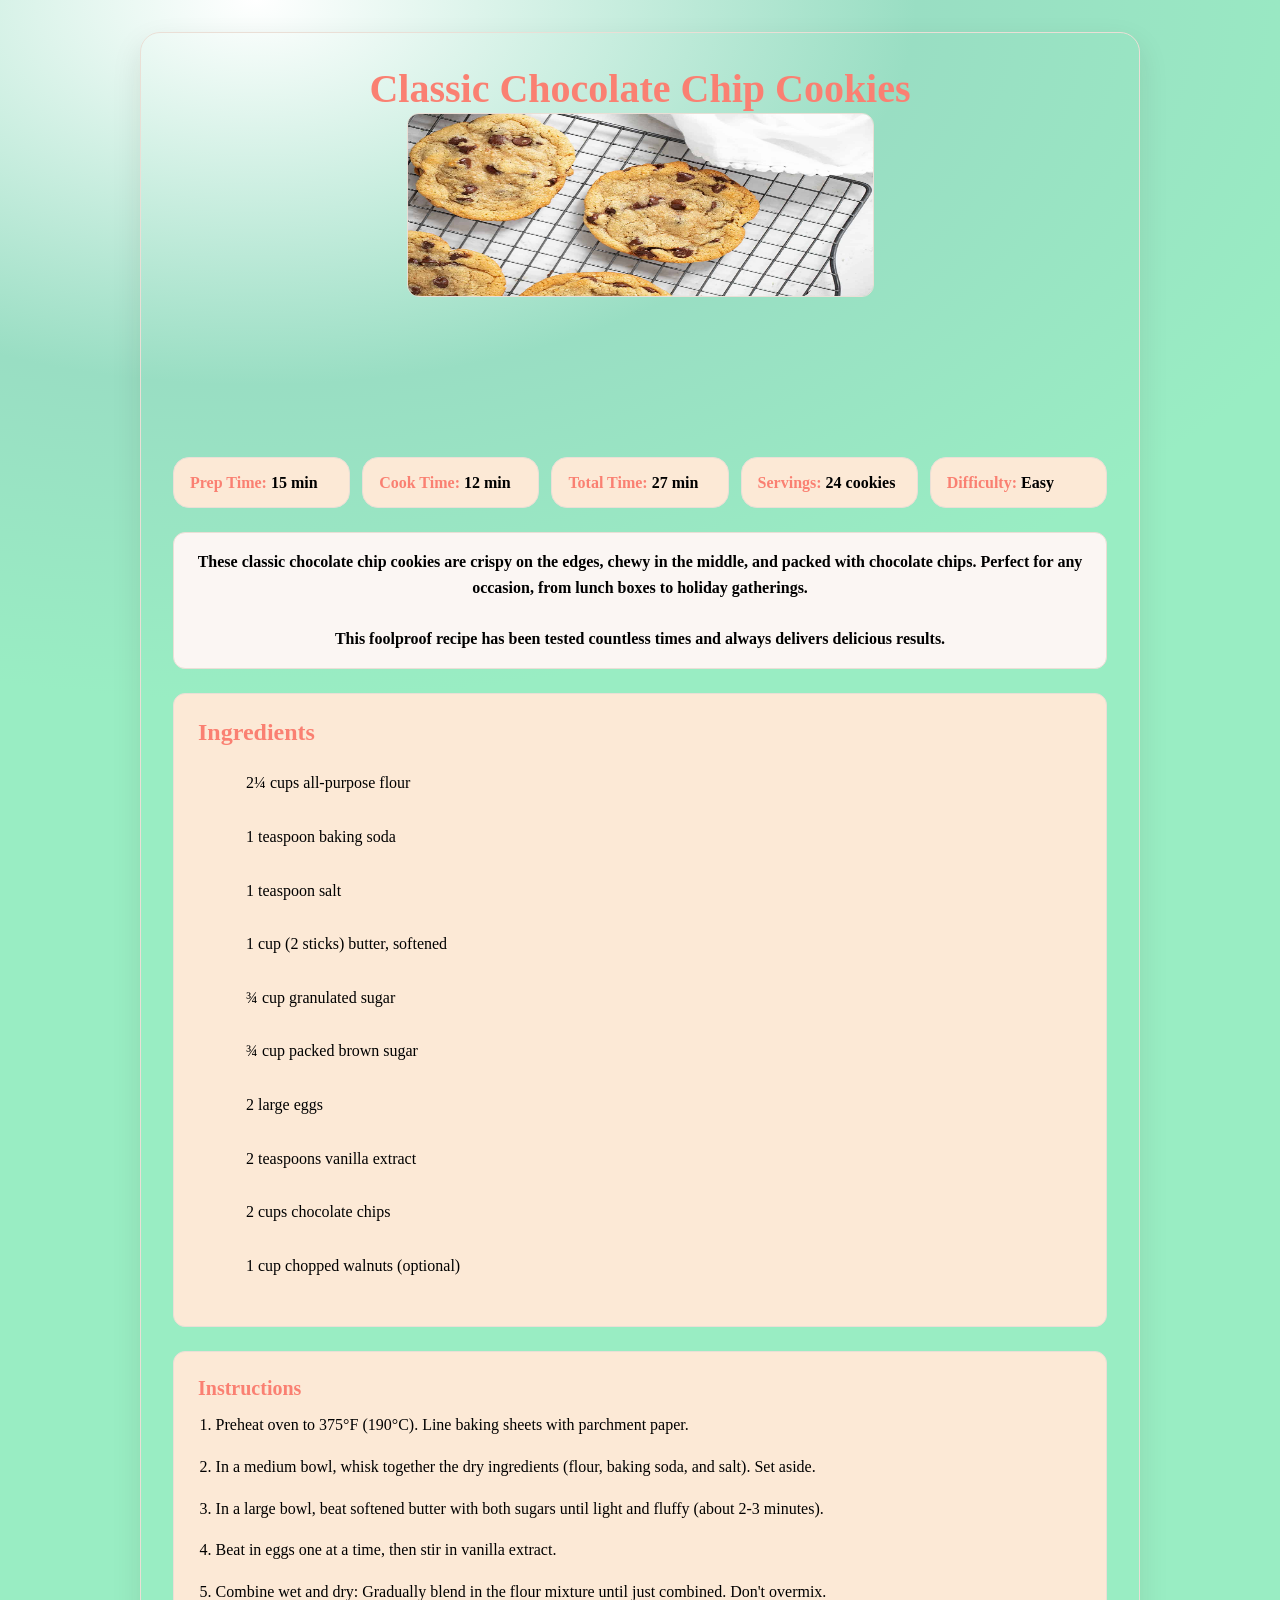
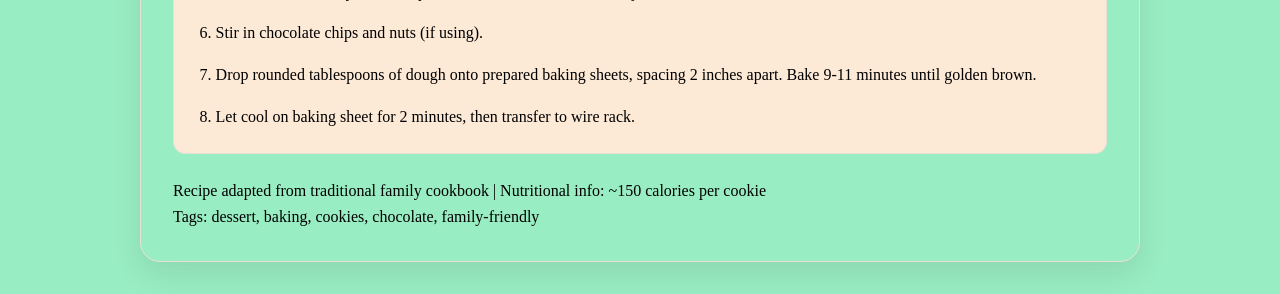
<file: asst_1_recipe/index.html>
<!DOCTYPE html>
<html lang="en">
<head>
    <meta charset="UTF-8">
    <meta name="viewport" content="width=device-width, initial-scale=1.0">
    <title>Recipe Card Assignment - Make This Beautiful!</title>
    <link rel="stylesheet" href="style.css">
</head>

<body>
    <div class="recipe-container">
        
        <!-- Recipe Header Section -->
        <header class="recipe-header">
            <h1 class="recipe-title"><span style="color:#FA8072"> Classic Chocolate Chip Cookies</span></h1>
            <img src="Chocolate Chip Cookies.jpg" 
                 alt="Golden brown chocolate chip cookies on a cooling rack" 
                 class="recipe-image">
        </header>

        <!-- Recipe Meta Information -->
        <section class="recipe-meta">
            <div class="meta-item">
            <strong><span style="color:#FA8072">Prep Time:</span> 15 min</strong> 
            </div>
            <div class="meta-item">
                <strong><span style="color:#FA8072">Cook Time:</span> 12 min</strong>
            </div>
            <div class="meta-item">
                <strong><span style="color:#FA8072">Total Time:</span> 27 min</strong>
            </div>
            <div class="meta-item">
                <strong><span style="color:#FA8072">Servings:</span> 24 cookies</strong> 
            </div>
            <div class="meta-item">
                <strong><span style="color:#FA8072">Difficulty:</span> Easy</strong> 
            </div>
        </section>

        <!-- Recipe Description -->
        <section class="recipe-description">
            <p><strong>These classic chocolate chip cookies are crispy on the edges, chewy in the middle, and packed with chocolate chips. Perfect for any occasion, from lunch boxes to holiday gatherings.</strong></p>
            <br><p><strong>This foolproof recipe has been tested countless times and always delivers delicious results.</strong></p>
        </section>

        <!-- Ingredients Section -->
        <section class="ingredients-section">
            <h2><span style="color:#FA8072">Ingredients</span></h2>
            <ul class="ingredients-list">
                <li>2¼ cups all-purpose flour</li>
                <li>1 teaspoon baking soda</li>
                <li>1 teaspoon salt</li>
                <li>1 cup (2 sticks) butter, softened</li>
                <li>¾ cup granulated sugar</li>
                <li>¾ cup packed brown sugar</li>
                <li>2 large eggs</li>
                <li>2 teaspoons vanilla extract</li>
                <li>2 cups chocolate chips</li>
                <li>1 cup chopped walnuts (optional)</li>
            </ul>
        </section>

        <!-- Instructions Section -->
        <section class="instructions-section">
            <h2 class="section-title"> <span style="color:#FA8072">Instructions</span></h2>
            <ol class="instructions-list">
                <li class="instruction-step">
                    Preheat oven to 375°F (190°C). Line baking sheets with parchment paper.
                </li>
                <li class="instruction-step">
                    In a medium bowl, whisk together the dry ingredients (flour, baking soda, and salt). Set aside.
                </li>
                <li class="instruction-step">
                    In a large bowl, beat softened butter with both sugars until light and fluffy (about 2-3 minutes).
                </li>
                <li class="instruction-step">
                    Beat in eggs one at a time, then stir in vanilla extract.
                </li>
                <li class="instruction-step">
                    Combine wet and dry: Gradually blend in the flour mixture until just combined. Don't overmix.
                </li>
                <li class="instruction-step">
                    Stir in chocolate chips and nuts (if using).
                </li>
                <li class="instruction-step">
                    Drop rounded tablespoons of dough onto prepared baking sheets, spacing 2 inches apart. Bake 9-11 minutes until golden brown.
                </li>
                <li class="instruction-step">
                    Let cool on baking sheet for 2 minutes, then transfer to wire rack.
                </li>
            </ol>
        </section>

        <!-- Recipe Footer -->
        <footer class="recipe-footer">
            <p>Recipe adapted from traditional family cookbook | Nutritional info: ~150 calories per cookie</p>
            <p>Tags: dessert, baking, cookies, chocolate, family-friendly</p>
        </footer>
    </div>

</body>
</html>
</file>
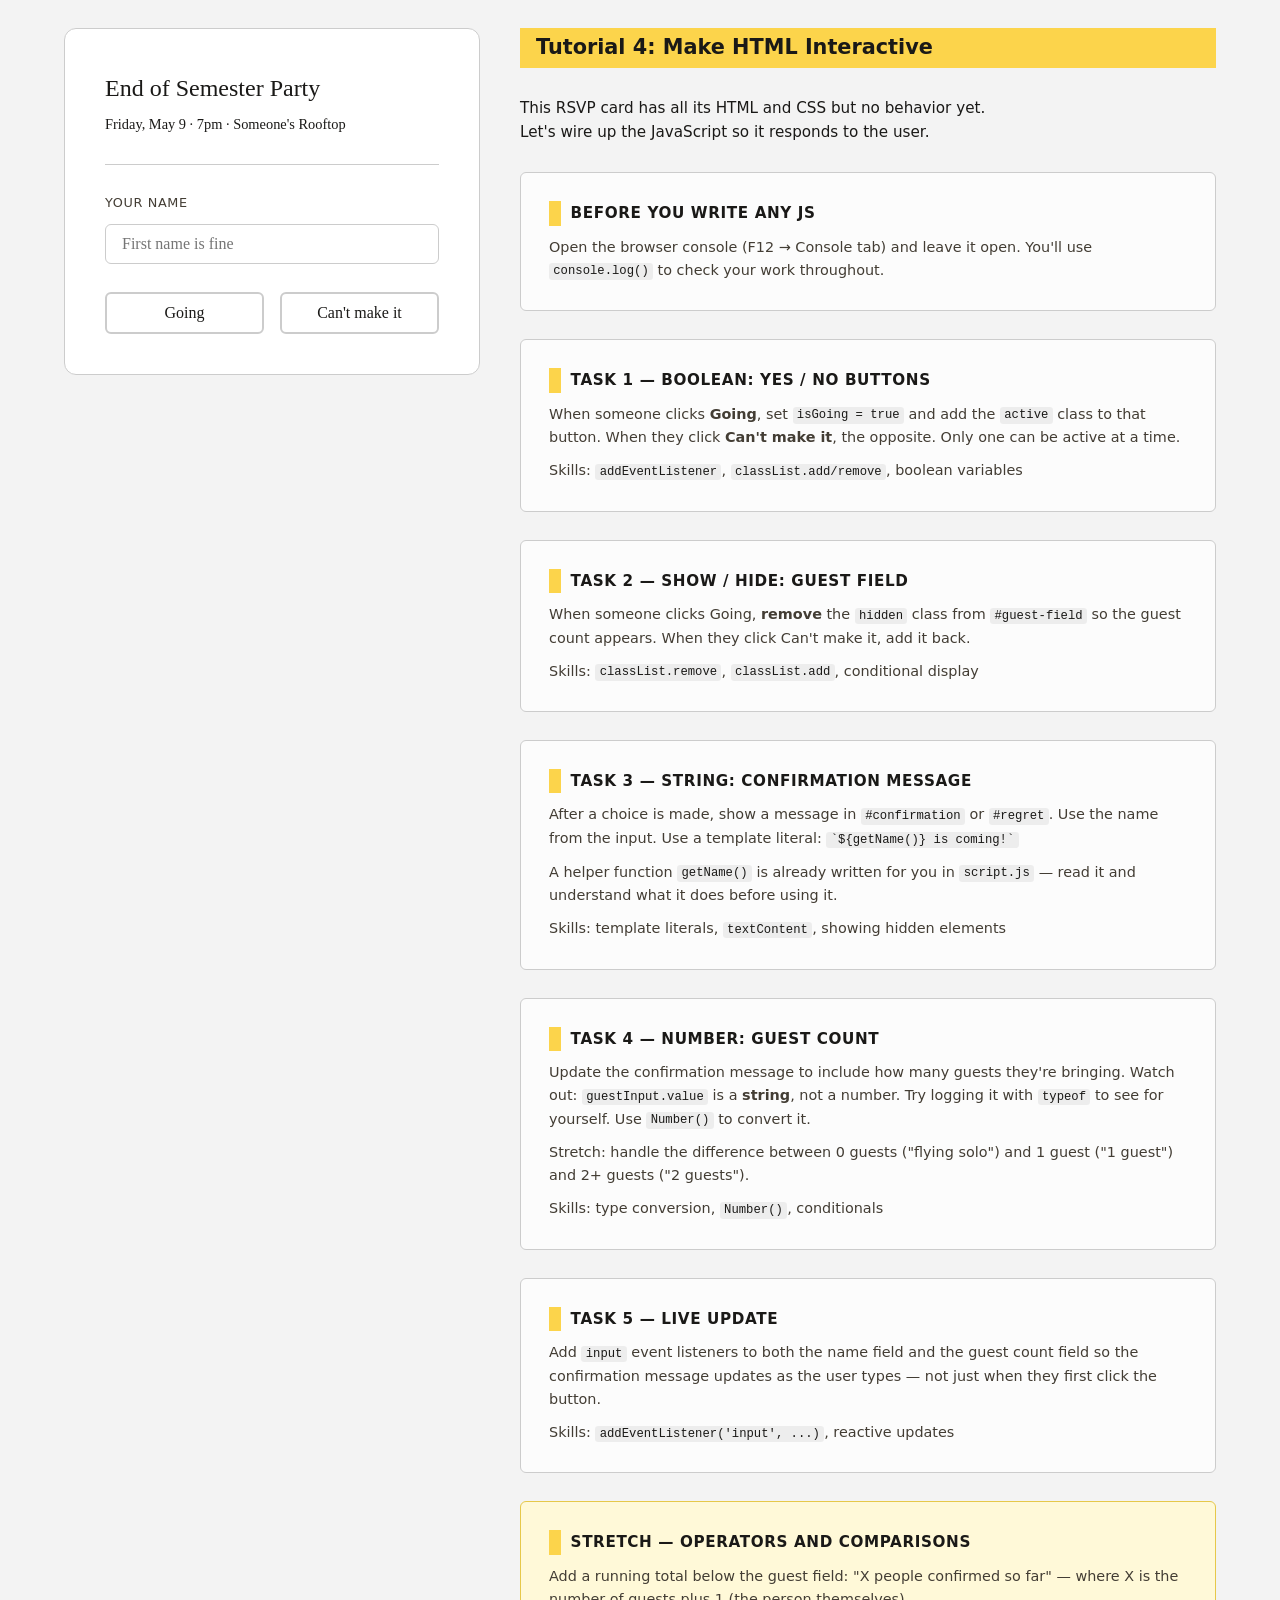
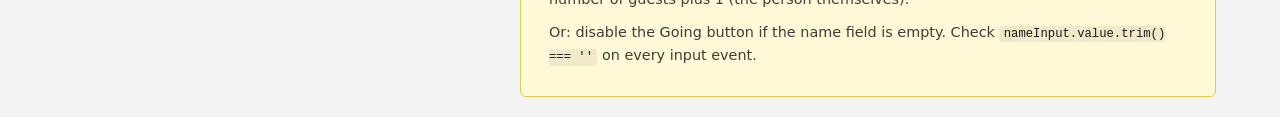
<file: Tutorial 4/index.html>
<!DOCTYPE html>
<html lang="en">
<head>
  <meta charset="UTF-8">
  <meta name="viewport" content="width=device-width, initial-scale=1.0">
  <title>Tutorial 4: JavaScript Fundamentals</title>
  <link rel="stylesheet" href="style.css">
</head>
<body>

  <div class="page">

    <!-- ── left: the RSVP card ──────────────────────────────── -->
    <div class="card" id="rsvp-card">

      <div class="event-header">
        <h1 class="event-title">End of Semester Party</h1>
        <p class="event-meta">Friday, May 9 &middot; 7pm &middot; Someone's Rooftop</p>
      </div>

      <!-- string: name -->
      <div class="field">
        <label for="name-input">Your name</label>
        <input type="text" id="name-input" placeholder="First name is fine">
      </div>

      <!-- boolean: going or not -->
      <div class="rsvp-buttons">
        <button class="btn btn-yes" id="btn-yes">Going</button>
        <button class="btn btn-no"  id="btn-no">Can't make it</button>
      </div>

      <!-- number: guest count, hidden until yes -->
      <div class="guest-field hidden" id="guest-field">
        <label for="guest-input">Bringing anyone?</label>
        <input type="number" id="guest-input" value="0" min="0" max="10">
        <!-- 
          Note: type="number" still gives you a STRING from .value
          You have to convert it. We'll see this below.
        -->
      </div>

      <!-- confirmation messages, hidden until a choice is made -->
      <div class="confirmation hidden" id="confirmation"></div>
      <div class="regret     hidden" id="regret"></div>

    </div>

    <!-- ── right: tasks panel ───────────────────────────────── -->
    <aside class="tasks-panel">

      <h2>Tutorial 4: Make HTML Interactive</h2>
      <p class="intro">
        This RSVP card has all its HTML and CSS but no behavior yet. <br />
        Let's wire up the JavaScript so it responds to the user.
      </p>

      <div class="task-group">
        <h3>Before you write any JS</h3>
        <p>Open the browser console (F12 → Console tab) and leave it open. 
           You'll use <code>console.log()</code> to check your work throughout.</p>
      </div>

      <div class="task-group">
        <h3>Task 1 — Boolean: Yes / No buttons</h3>
        <p>
          When someone clicks <strong>Going</strong>, set <code>isGoing = true</code>
          and add the <code>active</code> class to that button.
          When they click <strong>Can't make it</strong>, the opposite.
          Only one can be active at a time.
        </p>
        <p>Skills: <code>addEventListener</code>, <code>classList.add/remove</code>, boolean variables</p>
      </div>

      <div class="task-group">
        <h3>Task 2 — Show / hide: guest field</h3>
        <p>
          When someone clicks Going, <strong>remove</strong> the <code>hidden</code> class
          from <code>#guest-field</code> so the guest count appears.
          When they click Can't make it, add it back.
        </p>
        <p>Skills: <code>classList.remove</code>, <code>classList.add</code>, conditional display</p>
      </div>

      <div class="task-group">
        <h3>Task 3 — String: confirmation message</h3>
        <p>
          After a choice is made, show a message in <code>#confirmation</code> or 
          <code>#regret</code>. Use the name from the input.
          Use a template literal: <code>`${getName()} is coming!`</code>
        </p>
        <p>
          A helper function <code>getName()</code> is already written for you in 
          <code>script.js</code> — read it and understand what it does before using it.
        </p>
        <p>Skills: template literals, <code>textContent</code>, showing hidden elements</p>
      </div>

      <div class="task-group">
        <h3>Task 4 — Number: guest count</h3>
        <p>
          Update the confirmation message to include how many guests they're bringing.
          Watch out: <code>guestInput.value</code> is a <strong>string</strong>, not a number.
          Try logging it with <code>typeof</code> to see for yourself.
          Use <code>Number()</code> to convert it.
        </p>
        <p>
          Stretch: handle the difference between 0 guests ("flying solo") and 
          1 guest ("1 guest") and 2+ guests ("2 guests").
        </p>
        <p>Skills: type conversion, <code>Number()</code>, conditionals</p>
      </div>

      <div class="task-group">
        <h3>Task 5 — Live update</h3>
        <p>
          Add <code>input</code> event listeners to both the name field and the guest
          count field so the confirmation message updates as the user types —
          not just when they first click the button.
        </p>
        <p>Skills: <code>addEventListener('input', ...)</code>, reactive updates</p>
      </div>

      <div class="task-group task-stretch">
        <h3>Stretch — Operators and comparisons</h3>
        <p>
          Add a running total below the guest field: 
          "X people confirmed so far" — where X is the number of guests plus 1 (the person themselves).
        </p>
        <p>
          Or: disable the Going button if the name field is empty.
          Check <code>nameInput.value.trim() === ''</code> on every input event.
        </p>
      </div>

    </aside>

  </div>

  <script src="script.js"></script>
</body>
</html>
</file>
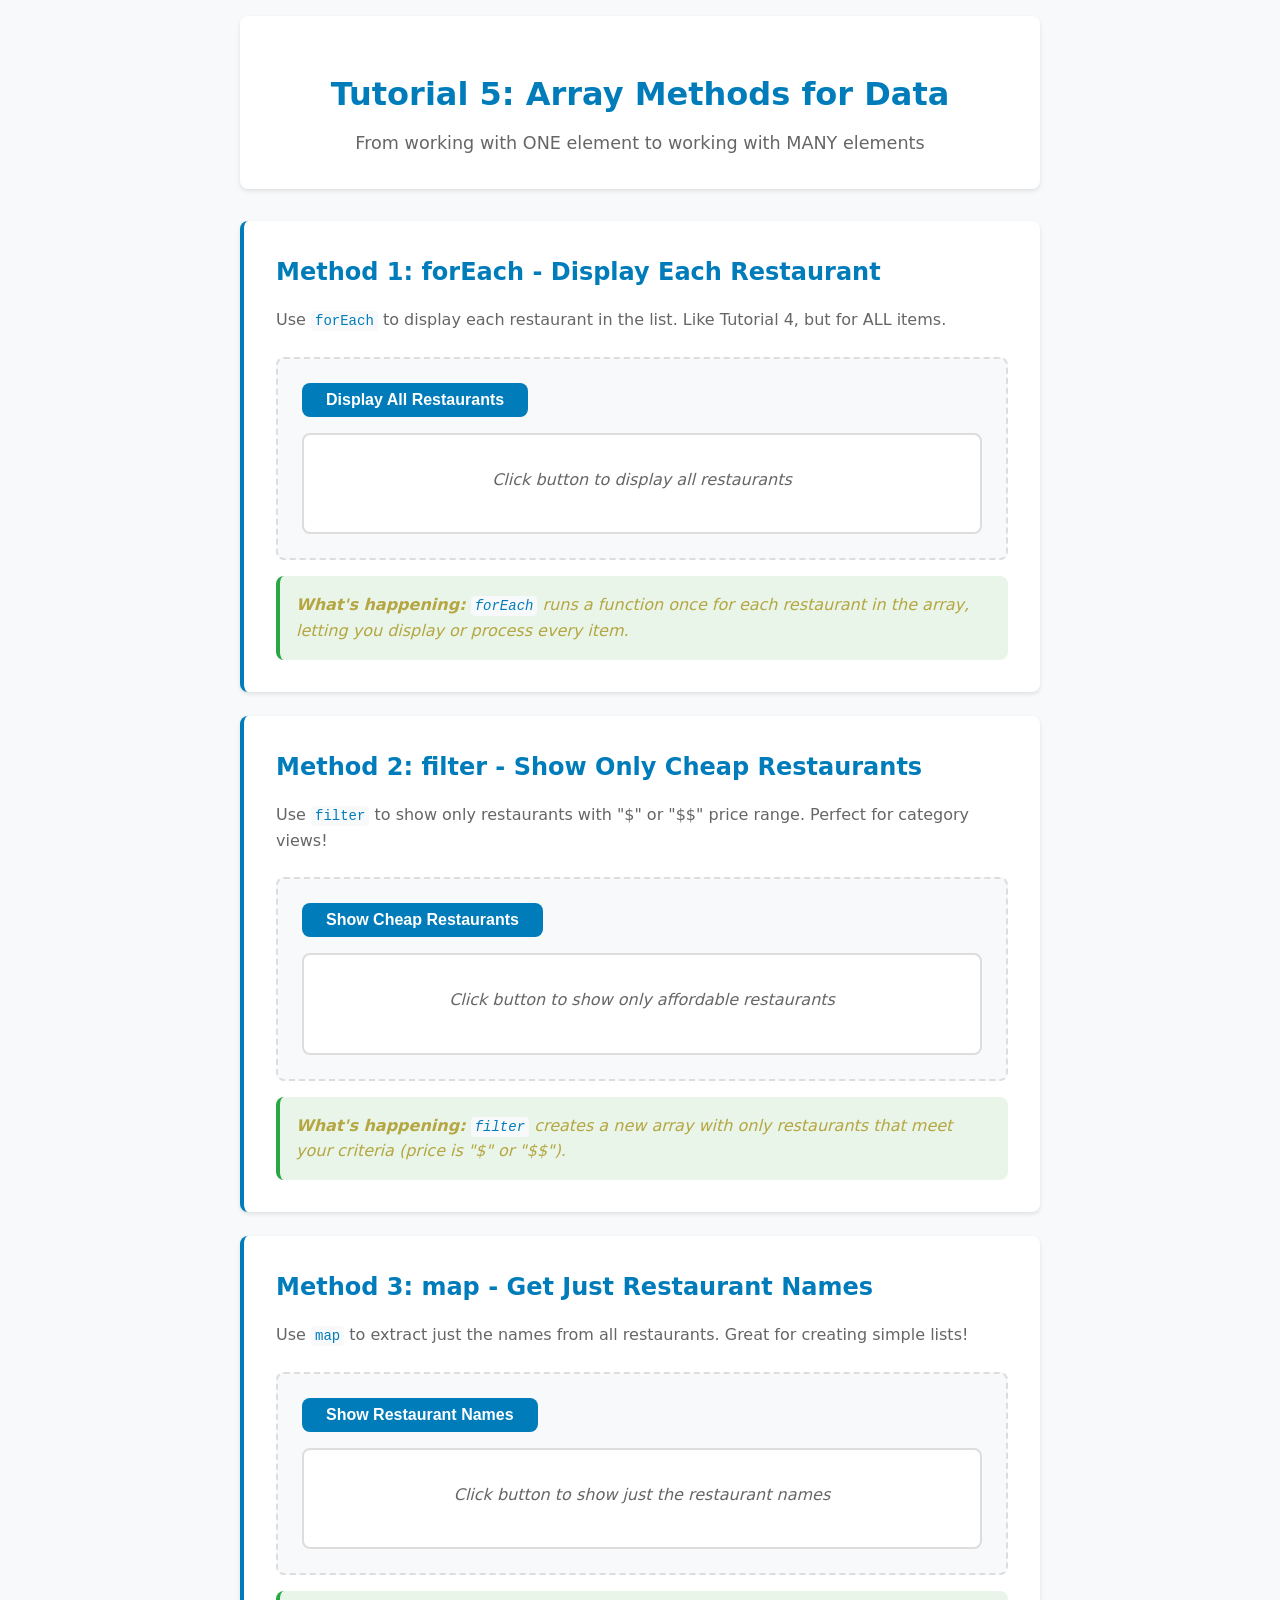
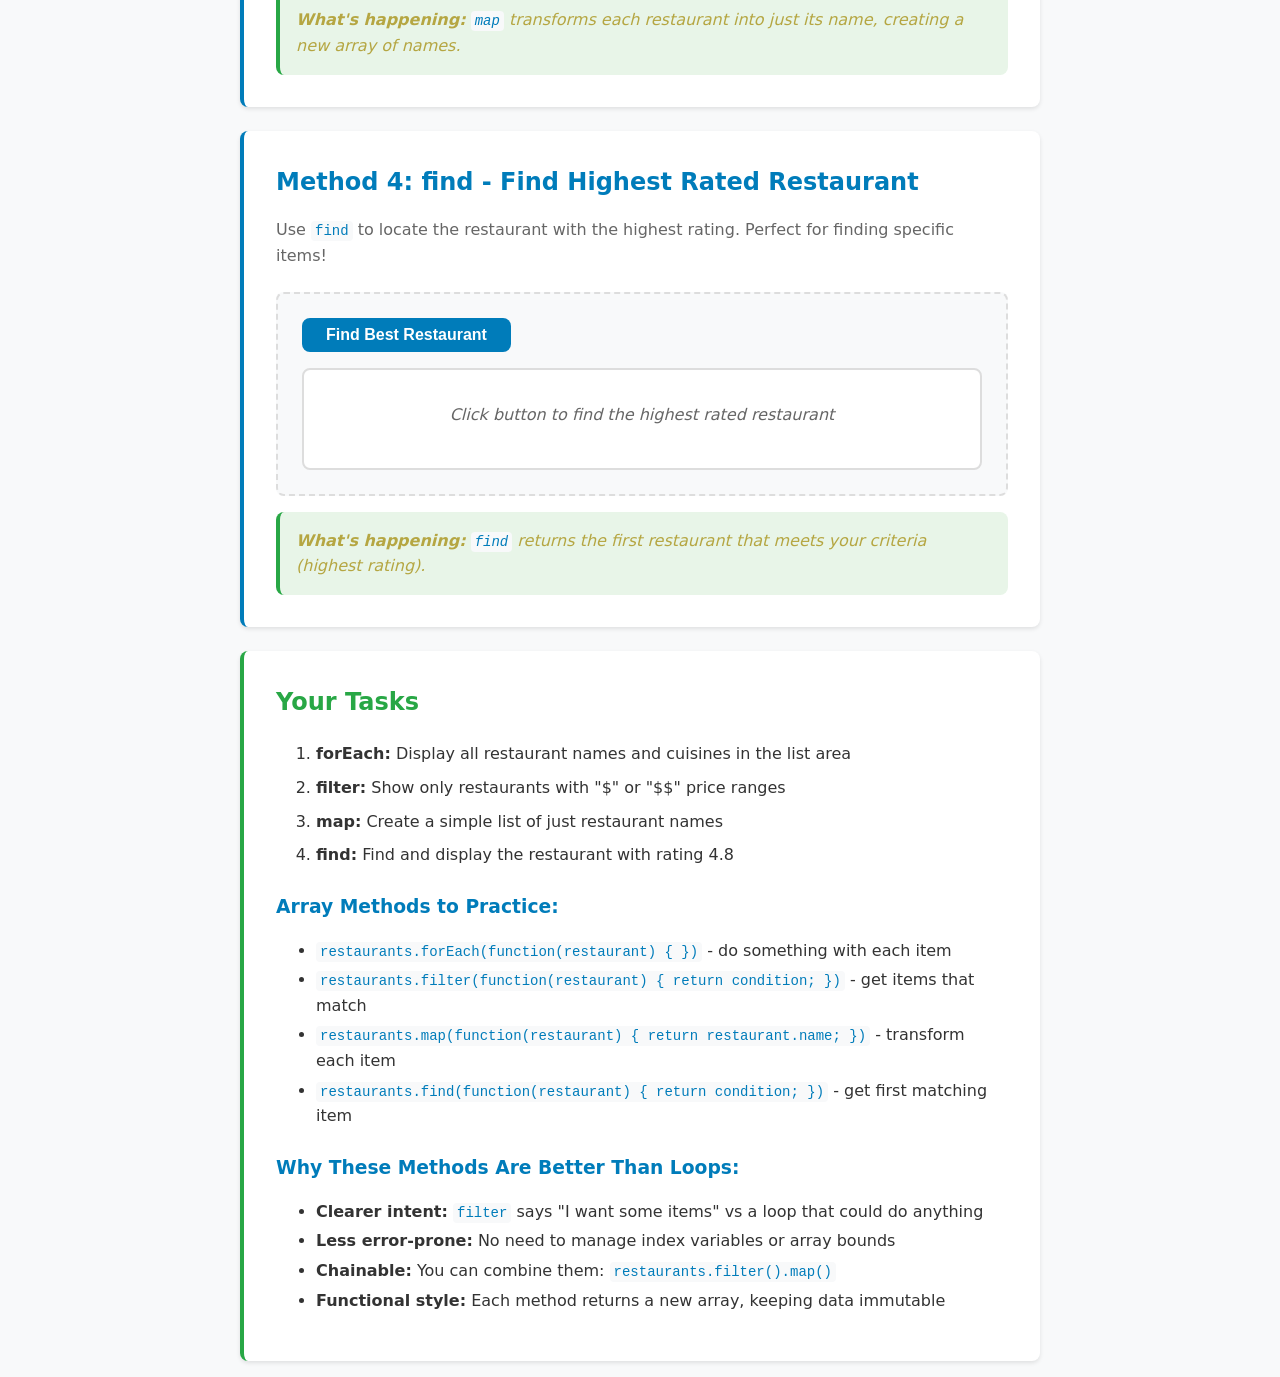
<file: Tutorial 5 /index.html>
<!DOCTYPE html>
<html lang="en">
<head>
    <meta charset="UTF-8">
    <meta name="viewport" content="width=device-width, initial-scale=1.0">
    <title>Tutorial 5: Array Methods for Data</title>
    <link rel="stylesheet" href="style.css">
</head>
<body>
    <div class="container">
        <header>
            <h1>Tutorial 5: Array Methods for Data</h1>
            <p>From working with ONE element to working with MANY elements</p>
        </header>

        <!-- Method 1: forEach - Do something to each item -->
        <section class="method-section">
            <h2>Method 1: forEach - Display Each Restaurant</h2>
            <p>Use <code>forEach</code> to display each restaurant in the list. Like Tutorial 4, but for ALL items.</p>
            
            <div class="demo-area">
                <button id="display-button" class="method-button">Display All Restaurants</button>
                <div id="restaurant-list" class="result-area">
                    <p class="placeholder">Click button to display all restaurants</p>
                </div>
            </div>
            
            <div class="explanation">
                <p><strong>What's happening:</strong> <code>forEach</code> runs a function once for each restaurant in the array, letting you display or process every item.</p>
            </div>
        </section>

        <!-- Method 2: filter - Show only items that match criteria -->
        <section class="method-section">
            <h2>Method 2: filter - Show Only Cheap Restaurants</h2>
            <p>Use <code>filter</code> to show only restaurants with "$" or "$$" price range. Perfect for category views!</p>
            
            <div class="demo-area">
                <button id="filter-button" class="method-button">Show Cheap Restaurants</button>
                <div id="filtered-list" class="result-area">
                    <p class="placeholder">Click button to show only affordable restaurants</p>
                </div>
            </div>
            
            <div class="explanation">
                <p><strong>What's happening:</strong> <code>filter</code> creates a new array with only restaurants that meet your criteria (price is "$" or "$$").</p>
            </div>
        </section>

        <!-- Method 3: map - Transform data to get specific information -->
        <section class="method-section">
            <h2>Method 3: map - Get Just Restaurant Names</h2>
            <p>Use <code>map</code> to extract just the names from all restaurants. Great for creating simple lists!</p>
            
            <div class="demo-area">
                <button id="map-button" class="method-button">Show Restaurant Names</button>
                <div id="mapped-list" class="result-area">
                    <p class="placeholder">Click button to show just the restaurant names</p>
                </div>
            </div>
            
            <div class="explanation">
                <p><strong>What's happening:</strong> <code>map</code> transforms each restaurant into just its name, creating a new array of names.</p>
            </div>
        </section>

        <!-- Method 4: find - Get one specific item -->
        <section class="method-section">
            <h2>Method 4: find - Find Highest Rated Restaurant</h2>
            <p>Use <code>find</code> to locate the restaurant with the highest rating. Perfect for finding specific items!</p>
            
            <div class="demo-area">
                <button id="find-button" class="method-button">Find Best Restaurant</button>
                <div id="found-item" class="result-area">
                    <p class="placeholder">Click button to find the highest rated restaurant</p>
                </div>
            </div>
            
            <div class="explanation">
                <p><strong>What's happening:</strong> <code>find</code> returns the first restaurant that meets your criteria (highest rating).</p>
            </div>
        </section>

        <!-- Tutorial Instructions -->
        <section class="tutorial-instructions">
            <h2>Your Tasks</h2>
            <ol>
                <li><strong>forEach:</strong> Display all restaurant names and cuisines in the list area</li>
                <li><strong>filter:</strong> Show only restaurants with "$" or "$$" price ranges</li>
                <li><strong>map:</strong> Create a simple list of just restaurant names</li>
                <li><strong>find:</strong> Find and display the restaurant with rating 4.8</li>
            </ol>
            
            <h3>Array Methods to Practice:</h3>
            <ul>
                <li><code>restaurants.forEach(function(restaurant) { })</code> - do something with each item</li>
                <li><code>restaurants.filter(function(restaurant) { return condition; })</code> - get items that match</li>
                <li><code>restaurants.map(function(restaurant) { return restaurant.name; })</code> - transform each item</li>
                <li><code>restaurants.find(function(restaurant) { return condition; })</code> - get first matching item</li>
            </ul>
            
            <h3>Why These Methods Are Better Than Loops:</h3>
            <ul>
                <li><strong>Clearer intent:</strong> <code>filter</code> says "I want some items" vs a loop that could do anything</li>
                <li><strong>Less error-prone:</strong> No need to manage index variables or array bounds</li>
                <li><strong>Chainable:</strong> You can combine them: <code>restaurants.filter().map()</code></li>
                <li><strong>Functional style:</strong> Each method returns a new array, keeping data immutable</li>
            </ul>
        </section>
    </div>

    <script src="script.js" defer></script>
</body>
</html>
</file>
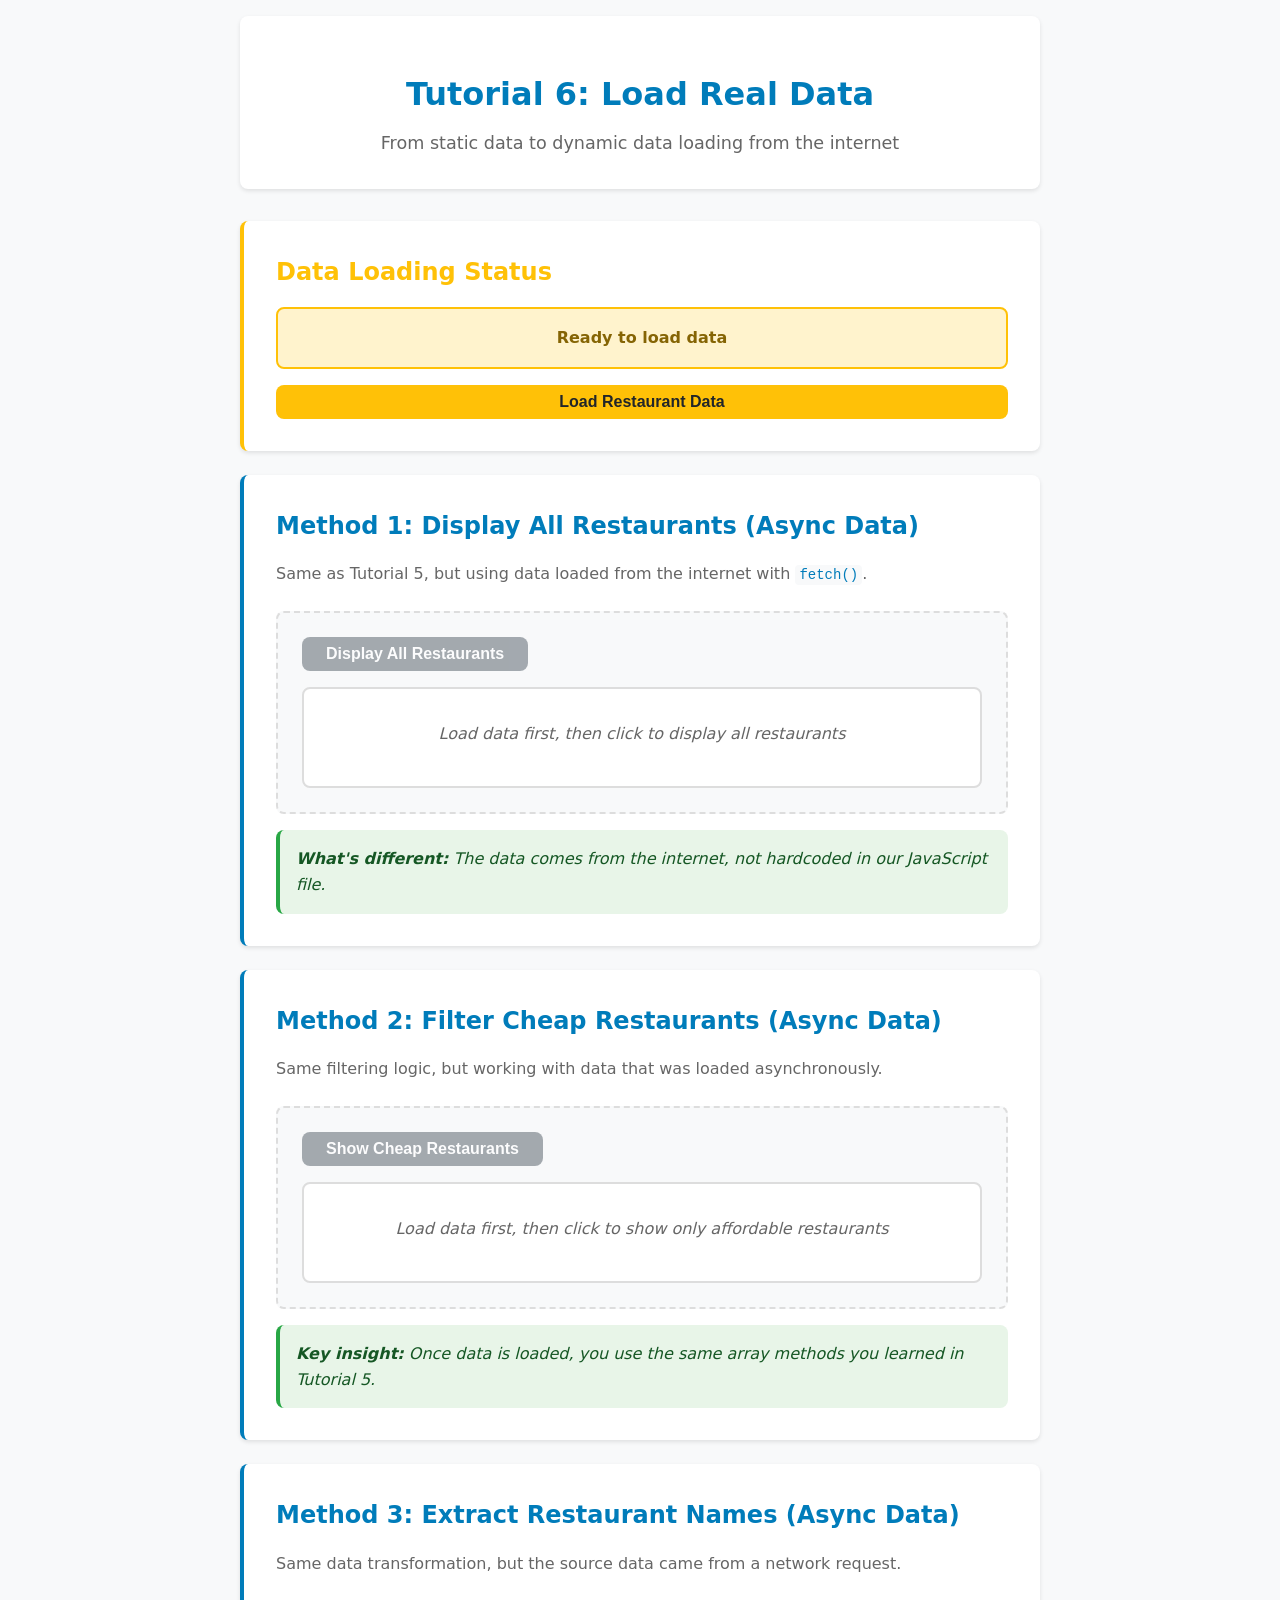
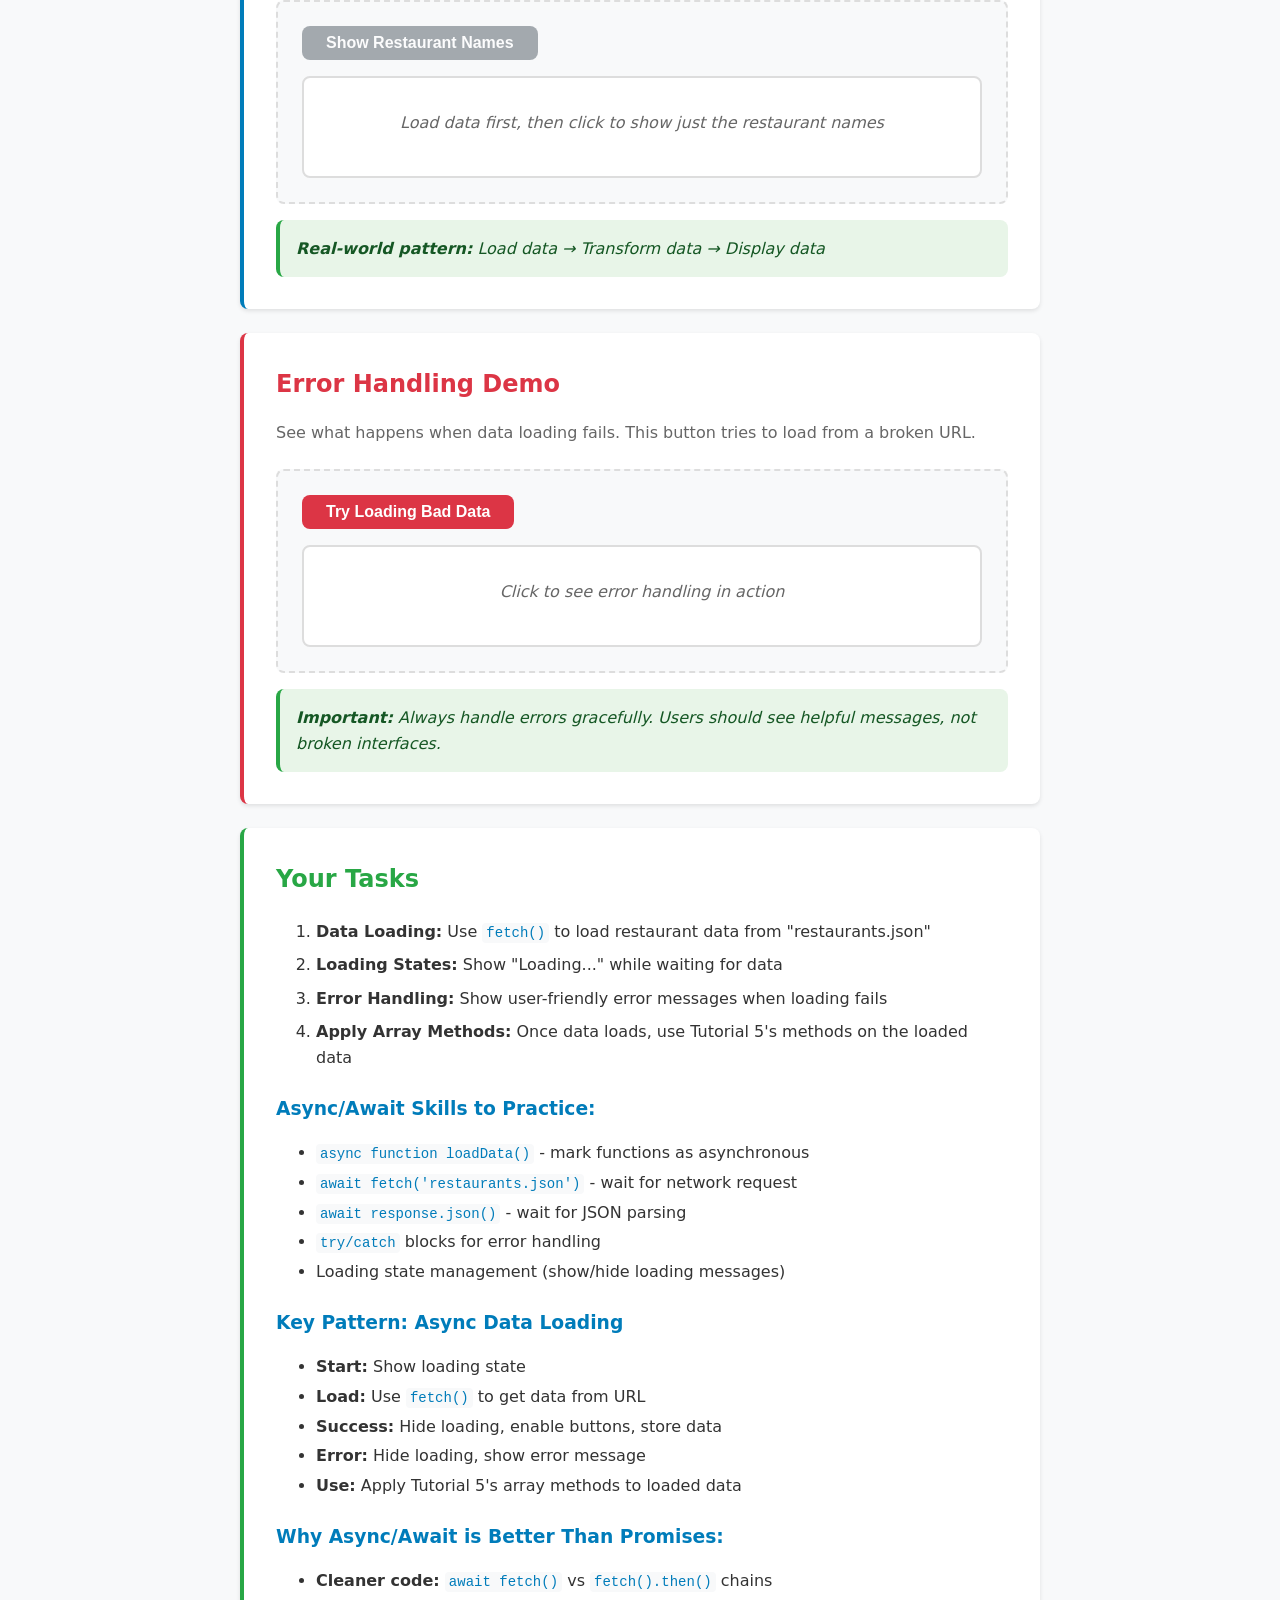
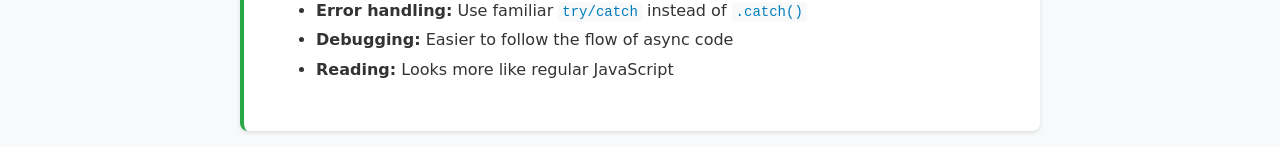
<file: Tutorial 6/index.html>
<!DOCTYPE html>
<html lang="en">
<head>
    <meta charset="UTF-8">
    <meta name="viewport" content="width=device-width, initial-scale=1.0">
    <title>Tutorial 6: Load Real Data</title>
    <link rel="stylesheet" href="style.css">
</head>
<body>
    <div class="container">
        <header>
            <h1>Tutorial 6: Load Real Data</h1>
            <p>From static data to dynamic data loading from the internet</p>
        </header>

        <!-- Loading Status Section -->
        <section class="status-section">
            <h2>Data Loading Status</h2>
            <div id="loading-status" class="status-display">
                <p class="status-message">Ready to load data</p>
            </div>
            <button id="load-data-button" class="load-button">Load Restaurant Data</button>
        </section>

        <!-- Same functionality as Tutorial 5, but with async data -->
        
        <!-- Method 1: forEach with loaded data -->
        <section class="method-section">
            <h2>Method 1: Display All Restaurants (Async Data)</h2>
            <p>Same as Tutorial 5, but using data loaded from the internet with <code>fetch()</code>.</p>
            
            <div class="demo-area">
                <button id="display-button" class="method-button" disabled>Display All Restaurants</button>
                <div id="restaurant-list" class="result-area">
                    <p class="placeholder">Load data first, then click to display all restaurants</p>
                </div>
            </div>
            
            <div class="explanation">
                <p><strong>What's different:</strong> The data comes from the internet, not hardcoded in our JavaScript file.</p>
            </div>
        </section>

        <!-- Method 2: filter with loaded data -->
        <section class="method-section">
            <h2>Method 2: Filter Cheap Restaurants (Async Data)</h2>
            <p>Same filtering logic, but working with data that was loaded asynchronously.</p>
            
            <div class="demo-area">
                <button id="filter-button" class="method-button" disabled>Show Cheap Restaurants</button>
                <div id="filtered-list" class="result-area">
                    <p class="placeholder">Load data first, then click to show only affordable restaurants</p>
                </div>
            </div>
            
            <div class="explanation">
                <p><strong>Key insight:</strong> Once data is loaded, you use the same array methods you learned in Tutorial 5.</p>
            </div>
        </section>

        <!-- Method 3: map with loaded data -->
        <section class="method-section">
            <h2>Method 3: Extract Restaurant Names (Async Data)</h2>
            <p>Same data transformation, but the source data came from a network request.</p>
            
            <div class="demo-area">
                <button id="map-button" class="method-button" disabled>Show Restaurant Names</button>
                <div id="mapped-list" class="result-area">
                    <p class="placeholder">Load data first, then click to show just the restaurant names</p>
                </div>
            </div>
            
            <div class="explanation">
                <p><strong>Real-world pattern:</strong> Load data → Transform data → Display data</p>
            </div>
        </section>

        <!-- Error Handling Demo -->
        <section class="method-section error-demo">
            <h2>Error Handling Demo</h2>
            <p>See what happens when data loading fails. This button tries to load from a broken URL.</p>
            
            <div class="demo-area">
                <button id="error-button" class="error-button">Try Loading Bad Data</button>
                <div id="error-display" class="result-area">
                    <p class="placeholder">Click to see error handling in action</p>
                </div>
            </div>
            
            <div class="explanation">
                <p><strong>Important:</strong> Always handle errors gracefully. Users should see helpful messages, not broken interfaces.</p>
            </div>
        </section>

        <!-- Tutorial Instructions -->
        <section class="tutorial-instructions">
            <h2>Your Tasks</h2>
            <ol>
                <li><strong>Data Loading:</strong> Use <code>fetch()</code> to load restaurant data from "restaurants.json"</li>
                <li><strong>Loading States:</strong> Show "Loading..." while waiting for data</li>
                <li><strong>Error Handling:</strong> Show user-friendly error messages when loading fails</li>
                <li><strong>Apply Array Methods:</strong> Once data loads, use Tutorial 5's methods on the loaded data</li>
            </ol>
            
            <h3>Async/Await Skills to Practice:</h3>
            <ul>
                <li><code>async function loadData()</code> - mark functions as asynchronous</li>
                <li><code>await fetch('restaurants.json')</code> - wait for network request</li>
                <li><code>await response.json()</code> - wait for JSON parsing</li>
                <li><code>try/catch</code> blocks for error handling</li>
                <li>Loading state management (show/hide loading messages)</li>
            </ul>
            
            <h3>Key Pattern: Async Data Loading</h3>
            <ul>
                <li><strong>Start:</strong> Show loading state</li>
                <li><strong>Load:</strong> Use <code>fetch()</code> to get data from URL</li>
                <li><strong>Success:</strong> Hide loading, enable buttons, store data</li>
                <li><strong>Error:</strong> Hide loading, show error message</li>
                <li><strong>Use:</strong> Apply Tutorial 5's array methods to loaded data</li>
            </ul>
            
            <h3>Why Async/Await is Better Than Promises:</h3>
            <ul>
                <li><strong>Cleaner code:</strong> <code>await fetch()</code> vs <code>fetch().then()</code> chains</li>
                <li><strong>Error handling:</strong> Use familiar <code>try/catch</code> instead of <code>.catch()</code></li>
                <li><strong>Debugging:</strong> Easier to follow the flow of async code</li>
                <li><strong>Reading:</strong> Looks more like regular JavaScript</li>
            </ul>
        </section>
    </div>

    <script src="script.js"></script>
</body>
</html>
</file>
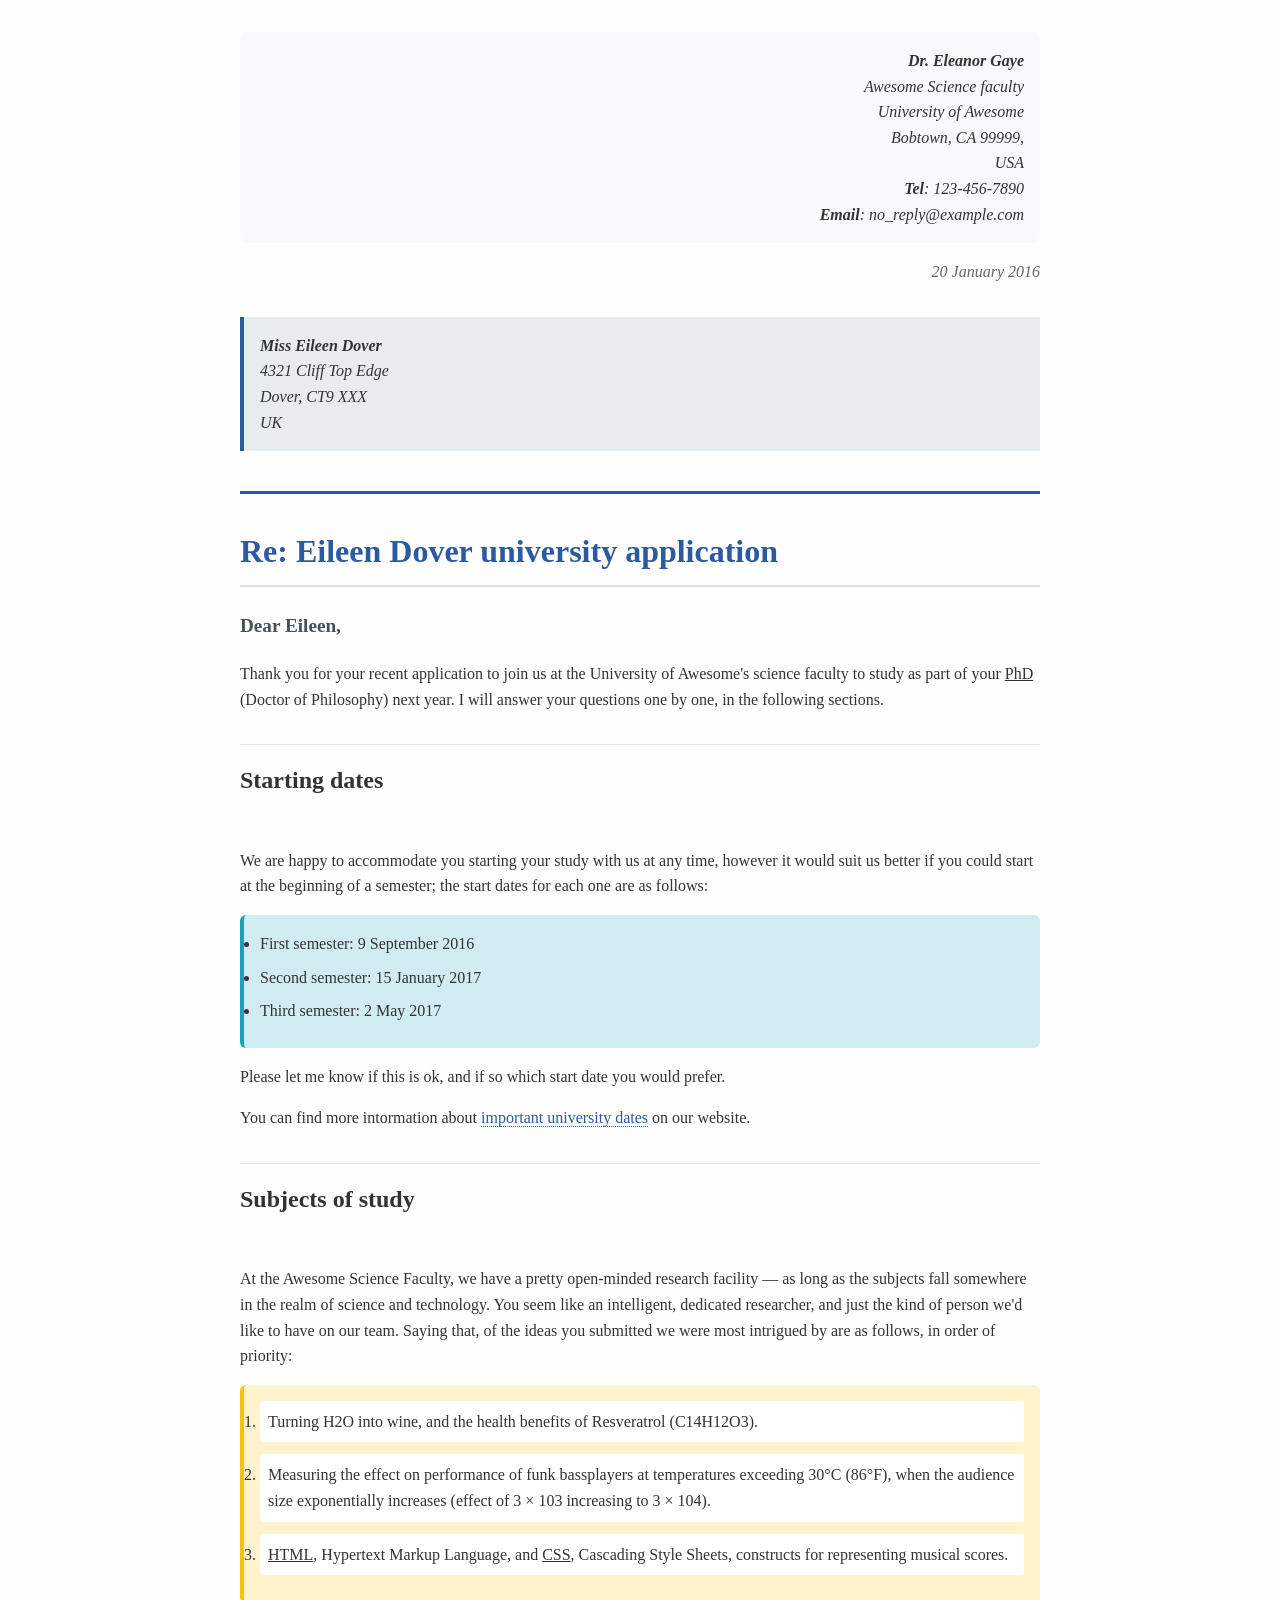
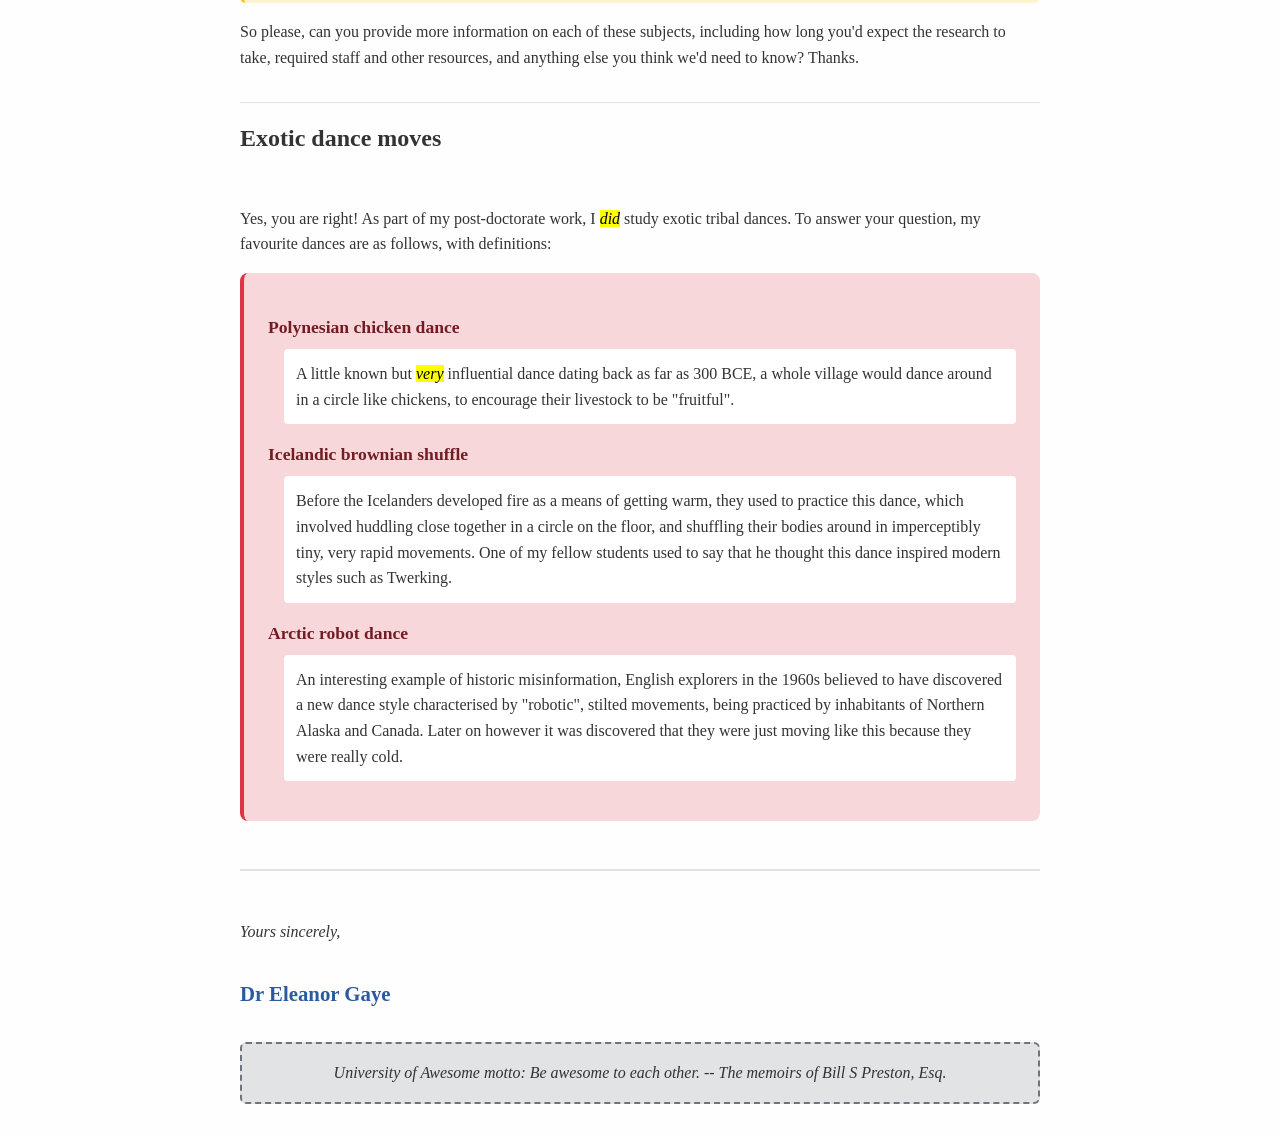
<file: Tutorial 1/tutorial_1.html>
<html lang="en">
<head>
    <meta charset="UTF-8">
    <meta name="viewport" content="width=device-width, initial-scale=1.0">
    <title>Awesome science application correspondence</title>
        <link rel="stylesheet" href="tutorial_1_letter_styles.css">
</head>

<body class="letter-document" class="letter-paragraph">

<address class="sender-info"> 
 <strong><i>Dr. Eleanor Gaye</i></strong>
<br><i>Awesome Science faculty</i>
<br><i>University of Awesome</i>
<br><i>Bobtown, CA 99999,</i>
<br><i>USA</i>
<br><strong>Tel</strong>: 123-456-7890
<br><strong><i>Email</i></strong><i>: no_reply@example.com</i>
</address>

<div class="letter-date">
<time datetime="2016_01_20">20 January 2016</time>
</div>

<address class="recipient-info">
<strong><i>Miss Eileen Dover</i></strong>
<br><i>4321 Cliff Top Edge</i>
<br><i>Dover, CT9 XXX</i>
<br><i>UK</i>
</address>

<div class="letter-header"> </div>

<h1 class="letter-subject">Re: Eileen Dover university application</h1>

<p class="letter-greeting">Dear Eileen,</p>

<p>Thank you for your recent application to join us at the University of Awesome's science faculty to study as part of your <u>PhD</u> (Doctor of Philosophy) next year. I will answer your questions one by one, in the following sections.</p>

<h2 class="content-section" class="section-heading">Starting dates</h2>

<p>We are happy to accommodate you starting your study with us at any time, however it would suit us better if you could start at the beginning of a semester; the start dates for each one are as follows:

<ul class="semester-dates" class="semester-dates li">
<li>First semester: 9 September 2016</li> 
<li>Second semester: 15 January 2017</li>
<li>Third semester: 2 May 2017</li>
</ul>

<p>Please let me know if this is ok, and if so which start date you would prefer.</p>

<p>You can find more intormation about <span class="letter-link">important university dates</span> on our website.</p>

<h2 class="content-section" class="section-heading">Subjects of study</h2>

<p>At the Awesome Science Faculty, we have a pretty open-minded research facility — as long as the subjects fall somewhere in the realm of science and technology. You seem like an intelligent, dedicated researcher, and just the kind of person we'd like to have on our team. Saying that, of the ideas you submitted we were most intrigued by are as follows, in order of priority:</p>

<ol class="priority-list" class="priority-list li">
<li>Turning H2O into wine, and the health benefits of Resveratrol (C14H12O3).
<li>Measuring the effect on performance of funk bassplayers at temperatures exceeding 30°C (86°F), when the audience size exponentially increases (effect of 3 × 103 increasing to 3 × 104).
<li> <u>HTML</u>, Hypertext Markup Language, and <u>CSS</u>, Cascading Style Sheets, constructs for representing musical scores.
</ol>

<p>So please, can you provide more information on each of these subjects, including how long you'd expect the research to take, required staff and other resources, and anything else you think we'd need to know? Thanks.</p>

<h2 class="content-section" class="section-heading">Exotic dance moves</h2>

<p>Yes, you are right! As part of my post-doctorate work, I <mark><i>did</i></mark> study exotic tribal dances. To answer your question, my favourite dances are as follows, with definitions:</p>

<dl class="dance-definitions">
<dt class="dance-term">Polynesian chicken dance</dt>
<dd class="dance-definition">A little known but <mark><i>very</i></mark> influential dance dating back as far as 300 BCE, a whole village would dance around in a circle like chickens, to encourage their livestock to be "fruitful".</dd>
<dt class="dance-term">Icelandic brownian shuffle</dt>
<dd class="dance-definition">Before the Icelanders developed fire as a means of getting warm, they used to practice this dance, which involved huddling close together in a circle on the floor, and shuffling their bodies around in imperceptibly tiny, very rapid movements. One of my fellow students used to say that he thought this dance inspired modern styles such as Twerking.</dd>
<dt class="dance-term">Arctic robot dance</dt>
<dd class="dance-definition">An interesting example of historic misinformation, English explorers in the 1960s believed to have discovered a new dance style characterised by "robotic", stilted movements, being practiced by inhabitants of Northern Alaska and Canada. Later on however it was discovered that they were just moving like this because they were really cold.</dd>
</dl>

<div class="letter-closing">
<p class="closing-phrase">Yours sincerely,</p>
<p class="signature">Dr Eleanor Gaye</p>
<p class="university-motto">University of Awesome motto: Be awesome to each other. -- The memoirs of Bill S Preston, Esq.</p>
</div>

</div>
</body>
</html>
</file>
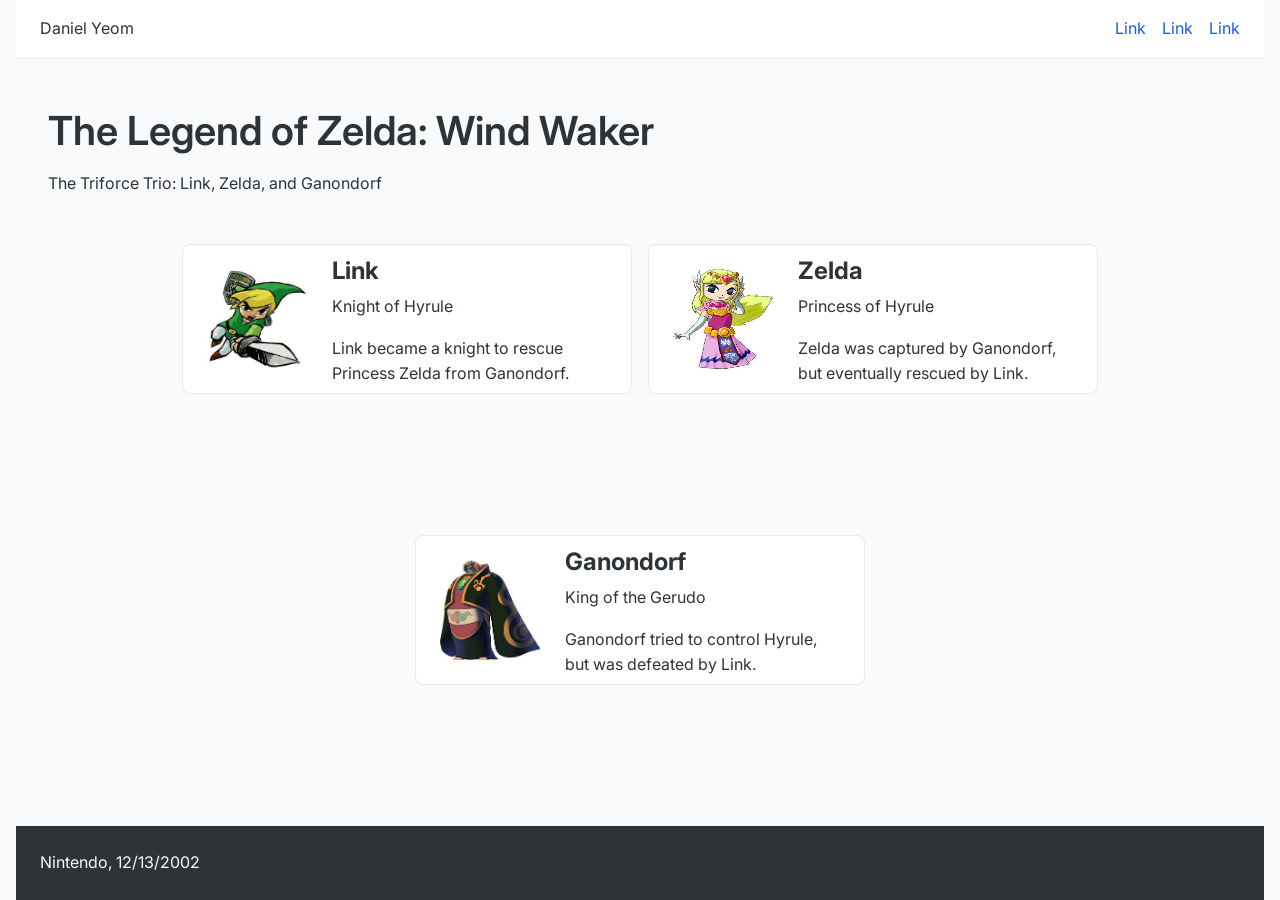
<file: Tutorial 2/tutorial_2.html>
<!DOCTYPE html>
<html lang="en">

<head>
  <meta charset="UTF-8">
  <meta name="viewport" content="width=device-width, initial-scale=1.0">
  <title>Tutorial 3: Grid Layout</title>
  <link rel="stylesheet" href="style.css">
</head>

<body class="page-layout">
<header class="site-header">
    <nav class="header-nav">
      <!-- Style this flexible nav component -->
      <span class="logo">Daniel Yeom</span>
      <ul class="nav-links">
        <li><a href="#">Link</a></li>
        <li><a href="#">Link</a></li>
        <li><a href="#">Link</a></li>
      </ul>
    </nav>
</header>

<main class="hero-section">
<h1>The Legend of Zelda: Wind Waker</h1>
<p>The Triforce Trio: Link, Zelda, and Ganondorf</p>
</main>

<section class="list-section">

  <article class="list-item"">
  <img class="image" src="Soldier.jpeg" alt="Link">

  <div class="description">
    <div class="header">
      <h2>Link</h2>
      <p>Knight of Hyrule</p>
    </div>
   <p class="text">Link became a knight to rescue Princess Zelda from Ganondorf.</p>
  </div>
  </article>


 <article class="list-item"">
  <img class="image" src="Princess.jpeg" alt="Zelda">

  <div class="description">
    <div class="header">
      <h2>Zelda</h2>
      <p>Princess of Hyrule</p>
    </div>
   <p class="text">Zelda was captured by Ganondorf, but eventually rescued by Link.</p>
  </div>
  </article>


  <article class="list-item"">
  <img class="image" src="Enemy.jpeg" alt="Ganondorf">

  <div class="description">
    <div class="header">
      <h2>Ganondorf</h2>
      <p>King of the Gerudo</p>
    </div>
   <p class="text"> Ganondorf tried to control Hyrule, but was defeated by Link.</p>
  </div>
  </article>
    <!-- Add your repeating component in here -->
</section>


<footer class="site-footer">
<p>Nintendo, 12/13/2002</p>
</footer>

</body>
</html>
</file>
<file: asst_1_recipe/style.css>
body {
    margin: 0;
    font-family: Times, serif;
    background: radial-gradient(1200px 700px at 20% 0%, #fff 0%, var(--bg) 55%, #99EDC3 100%);
    line-height: 1.6;
}

h1, h2, h3{ line-height: 1.2; margin: 0; }
p{ margin: 0;
}

*{ box-sizing: border-box; }

.recipe-container {
  max-width: 1000px;
  margin: var(--space-6) auto;
  padding: var(--space-6);
  display: grid;
  gap: var(--space-5);

  background: color-mix(in srgb, var(--surface) 80%, transparent);
  border: 1px solid var(--border);
  border-radius: var(--radius);
  box-shadow: var(--shadow);

  grid-template-areas:
    "header"
    "meta"
    "desc"
    "ingredients"
    "instructions"
    "footer";
}

.recipe-header {
    grid-area: header;
    grid-template-columns: 1.1fr 0.9fr;
    text-align: center;
    align-items: center;
    gap: var(--space-4);
}

.recipe-title {
    color: #381415;
    font-size: 40px;
}

img{
  max-width: 100%;
  height: auto;
}

.recipe-image{
  border-radius: calc(var(--radius) - 0.5rem);
  border: 1px solid var(--border);
  overflow: hidden;
  width: 50%;
  max-height: 50%;
}

.recipe-image img{
  width: 30px;
  height: 30px
  max-height: 30px;
  object-fit: cover;
  }

.recipe-meta{
  display: flex;
  flex-wrap: wrap;
  gap: var(--space-3);
}
  
.meta-item {
  flex: 1 1 10rem;
  padding: var(--space-3) var(--space-4);
  background:#fce9d6;
  border: 1px solid var(--border);
  border-radius: 1rem; 
  display: flex;
  justify-content: space-between;
  gap: var(--space-3);
}

.recipe-description {
  grid-area: desc;
  text-align: center;
  padding: var(--space-4);
  background: color-mix(in srgb, var(--accent) 6%, white);
  border: 1px solid var(--border);
  border-radius: calc(var(--radius) - .5rem);
  color: color-mix(in srgb, var(--text) 92%, var(--muted));
}

.ingredients-section {
  grid-area: ingredients;
  padding: var(--space-5);
  background:#fce9d6;
  border: 1px solid var(--border);
  border-radius: calc(var(--radius) - .5rem);
}

.ingredients-list {
 list-style: none;
 display: grid;
 gap: var(--space-3);
}

.ingredients-list li {
  display: flex;
  align-items: flex-start;
  gap: var(--space-3);
  padding: var(--space-2) var(--space-2);
  border-radius: 0.75rem;
}

.instructions-section {
  grid-area: instructions;
  padding: var(--space-5);
  background:#fce9d6;
  border: 1px solid var(--border);
  border-radius: calc(var(--radius) - .5rem);
}

.instructions-list{
  display: flex;
  flex-direction: column;
  margin: 0;
  padding-left: 1.1rem; 
  display: grid;
  gap: var(--space-4);
}
 
.instruction-step strong{
  display: flex;
  margin-bottom: var(--space-2);
  color: color-mix(in srgb, var(--accent) 70%, var(--text));
}

.section-title{
  font-family: var(--font-serif);
  font-size: 1.25rem;
  margin-bottom: var(--space-3);
}

.recipe-footer {
   grid-area: footer;} 


:root{
  --bg:#99DEC3;             
  --text: #1f1b16;             
  --accent: #c26a3a;      
  --border: #eadfd6;      

  --font-sans: ui-sans-serif, system-ui, -apple-system, "Segoe UI", Roboto, Arial, "Apple Color Emoji","Segoe UI Emoji";
  --font-serif: ui-serif, Georgia, "Times New Roman", Times, serif;

  --space-1: 0.25rem;
  --space-2: 0.5rem;
  --space-3: 0.75rem;
  --space-4: 1rem;
  --space-5: 1.5rem;
  --space-6: 2rem;
  --space-7: 3rem;

  --radius: 1.25rem;
  --shadow: 0 12px 30px rgba(31,27,22,.10);
}
</file>
<file: Tutorial 4/style.css>
/* =====================================================
   TUTORIAL 4: JAVASCRIPT FUNDAMENTALS
   Reinforcing: CSS variables, grid, flexbox
   ===================================================== */

:root {
    /* color */
    --color-bg: #f3f3f3;
    --color-card: #ffffff;
    --color-text: #1a1917;
    --color-muted: #433d34;
    --color-border: #cccccc;
    --color-accent: #fcd44b;

    --color-yes: #4a90a4;
    --color-yes-light: hsl(195, 38%, 92%);
    /* derived */
    --color-no: #e55a5a;
    --color-no-light: hsl(0, 70%, 93%);
    /* derived from red, same method */

    --color-task-bg: #fcfcfc;
    --color-task-border: #cccccc;
    --color-stretch: #fff9d8;

    /* spacing */
    --space-xs: 0.375rem;
    --space-sm: 0.625rem;
    --space-md: 1rem;
    --space-lg: 1.75rem;
    --space-xl: 2.5rem;

    /* shape */
    --radius: 0.75rem;
    --radius-sm: 0.375rem;
}

/* ── reset ──────────────────────────────────────────── */
*,
*::before,
*::after {
    box-sizing: border-box;
    margin: 0;
    padding: 0;
}

body {
    font-family: Georgia, serif;
    background: var(--color-bg);
    color: var(--color-text);
    min-height: 100vh;
    padding: var(--space-lg);
    line-height: 1.6;
}

/* ── page layout: card + tasks side by side ─────────── */
.page {
    display: grid;
    grid-template-columns: 26rem 1fr;
    gap: var(--space-xl);
    align-items: start;
    max-width: 72rem;
    margin: 0 auto;
}

@media (max-width: 52rem) {
    .page {
        grid-template-columns: 1fr;
    }
}

/* ── RSVP card ──────────────────────────────────────── */
.card {
    background: var(--color-card);
    border: 1px solid var(--color-border);
    border-radius: var(--radius);
    padding: var(--space-xl);
    display: grid;
    gap: var(--space-lg);
    position: sticky;
    top: var(--space-lg);
}

.event-header {
    display: grid;
    gap: var(--space-xs);
    padding-bottom: var(--space-lg);
    border-bottom: 1px solid var(--color-border);
}

.event-title {
    font-size: 1.5rem;
    font-weight: normal;
}

.event-meta {
    font-size: 0.9rem;
}

/* ── inputs ─────────────────────────────────────────── */
.field,
.guest-field {
    display: grid;
    gap: var(--space-sm);
}

label {
    font-size: 0.8rem;
    text-transform: uppercase;
    letter-spacing: 0.05em;
    color: var(--color-muted);
    font-family: system-ui, sans-serif;
}

input {
    border: 1px solid var(--color-border);
    border-radius: var(--radius-sm);
    padding: var(--space-sm) var(--space-md);
    font-family: inherit;
    font-size: 1rem;
    color: var(--color-text);
    width: 100%;
    background: var(--color-card);
}

input:focus {
    outline: 2px solid var(--color-accent);
    outline-offset: 2px;
    border-color: transparent;
}

/* ── yes / no buttons ───────────────────────────────── */
.rsvp-buttons {
    display: flex;
    gap: var(--space-md);
}

.btn {
    flex: 1;
    padding: var(--space-sm) var(--space-md);
    border: 2px solid var(--color-border);
    border-radius: var(--radius-sm);
    background: var(--color-card);
    font-family: inherit;
    font-size: 1rem;
    cursor: pointer;
    color: var(--color-text);
    transition: background 0.15s ease, border-color 0.15s ease, color 0.15s ease;
}

.btn:hover {
    border-color: var(--color-muted);
}

/* active states — JS adds/removes the .active class */
.btn-yes.active {
    background: var(--color-yes-light);
    border-color: var(--color-yes);
    color: var(--color-yes);
}

.btn-no.active {
    background: var(--color-no-light);
    border-color: var(--color-no);
    color: var(--color-no);
}

/* ── response messages ──────────────────────────────── */
.confirmation {
    background: var(--color-yes-light);
    color: var(--color-yes);
    border-radius: var(--radius-sm);
    padding: var(--space-md);
    font-size: 0.95rem;
    line-height: 1.5;
}

.regret {
    background: var(--color-no-light);
    color: var(--color-no);
    border-radius: var(--radius-sm);
    padding: var(--space-md);
    font-size: 0.95rem;
}

/* ── utility ─────────────────────────────────────────── */
.hidden {
    display: none;
}

/* ── tasks panel ─────────────────────────────────────── */
.tasks-panel {
    display: grid;
    gap: var(--space-lg);
    font-family: system-ui, sans-serif;
}

.tasks-panel h2 {
    font-size: 1.3rem;
    font-weight: 600;
    background: var(--color-accent);
    padding: 0.2rem 1rem;
}

.tasks-panel .intro {
    font-size: 0.95rem;
}

.task-group {
    background: var(--color-task-bg);
    border: 1px solid var(--color-task-border);
    border-radius: var(--radius-sm);
    padding: var(--space-lg);
    display: grid;
    gap: var(--space-sm);
}

.task-group h3 {
    font-size: 0.95rem;
    font-weight: 600;
    text-transform: uppercase;
    letter-spacing: 0.04em;
    color: var(--color-text);

    border-left: 0.8rem solid var(--color-accent);
    padding-left: 0.6rem;
}

.task-group p {
    font-size: 0.9rem;
    color: var(--color-muted);
    line-height: 1.6;
}

.task-group code {
    font-family: "Monaco", "Menlo", monospace;
    font-size: 0.85em;
    background: rgba(0, 0, 0, 0.06);
    padding: 0.1em 0.35em;
    border-radius: 0.2rem;
    color: var(--color-text);
}

.task-stretch {
    background: var(--color-stretch);
    border-color: #e6c84a;
}
</file>
<file: Tutorial 5 /style.css>
/* =====================================================
   TUTORIAL 5: ARRAY METHODS FOR DATA
   Consistent styling with previous tutorials
   ===================================================== */

/* ROOT VARIABLES */
:root {
    --primary-color: #007cba;
    --secondary-color: #28a745;
    --background-color: #f8f9fa;
    --card-background: #ffffff;
    --text-color: #333;
    --border-color: #ddd;
    --shadow: 0 0.125rem 0.25rem rgba(0, 0, 0, 0.1);
    --border-radius: 0.5rem;
    --spacing-sm: 0.5rem;
    --spacing-md: 1rem;
    --spacing-lg: 1.5rem;
    --spacing-xl: 2rem;
}

/* BASE STYLES */
* {
    box-sizing: border-box;
}

body {
    font-family: system-ui, -apple-system, sans-serif;
    margin: 0;
    padding: var(--spacing-md);
    background: var(--background-color);
    color: var(--text-color);
    line-height: 1.6;
}

.container {
    max-width: 50rem;
    margin: 0 auto;
}

/* HEADER */
header {
    text-align: center;
    margin-bottom: var(--spacing-xl);
    padding: var(--spacing-xl);
    background: var(--card-background);
    border-radius: var(--border-radius);
    box-shadow: var(--shadow);
}

header h1 {
    color: var(--primary-color);
    margin-bottom: var(--spacing-sm);
}

header p {
    color: #666;
    font-size: 1.1rem;
    margin: 0;
}

/* METHOD SECTIONS */
.method-section {
    background: var(--card-background);
    margin-bottom: var(--spacing-lg);
    padding: var(--spacing-xl);
    border-radius: var(--border-radius);
    box-shadow: var(--shadow);
    border-left: 0.25rem solid var(--primary-color);
}

.method-section h2 {
    color: var(--primary-color);
    margin-top: 0;
    margin-bottom: var(--spacing-sm);
}

.method-section p {
    margin-bottom: var(--spacing-lg);
    color: #666;
}

.method-section code {
    background: #f8f9fa;
    padding: 0.125rem 0.25rem;
    border-radius: 0.25rem;
    font-family: 'Courier New', monospace;
    font-size: 0.875rem;
    color: var(--primary-color);
}

/* DEMO AREAS */
.demo-area {
    background: #f8f9fa;
    padding: var(--spacing-lg);
    border-radius: var(--border-radius);
    border: 2px dashed var(--border-color);
    margin-bottom: var(--spacing-md);
}

/* BUTTONS */
.method-button {
    background: var(--primary-color);
    color: white;
    border: none;
    padding: var(--spacing-sm) var(--spacing-lg);
    border-radius: var(--border-radius);
    cursor: pointer;
    font-size: 1rem;
    font-weight: bold;
    transition: all 0.2s ease;
    display: block;
    margin-bottom: var(--spacing-md);
}

.method-button:hover {
    background: #005a87;
    transform: translateY(-1px);
}

.method-button:focus {
    outline: 2px solid var(--secondary-color);
    outline-offset: 2px;
}

/* RESULT AREAS */
.result-area {
    background: white;
    border: 2px solid var(--border-color);
    border-radius: var(--border-radius);
    padding: var(--spacing-md);
    min-height: 6rem;
    max-height: 20rem;
    overflow-y: auto;
}

.placeholder {
    color: #666;
    font-style: italic;
    text-align: center;
    margin: var(--spacing-md) 0;
}

/* RESULT CONTENT STYLING */
.restaurant-item {
    padding: var(--spacing-sm);
    border-bottom: 1px solid #eee;
    margin-bottom: var(--spacing-sm);
}

.restaurant-item:last-child {
    border-bottom: none;
    margin-bottom: 0;
}

.restaurant-name {
    font-weight: bold;
    color: var(--primary-color);
}

.restaurant-cuisine {
    color: #FF69B4;
    font-size: 0.9rem;
}

.restaurant- ng {
    color: var(--secondary-color);
    font-weight: bold;
}

.restaurant-price {
    background: #fff3cd;
    padding: 0.125rem 0.25rem;
    border-radius: 0.25rem;
    font-size: 0.8rem;
    color: #856404;
    display: inline-block;
}

/* LIST STYLES FOR MAP RESULTS */
.name-list {
    list-style: none;
    padding: 0;
    margin: 0;
}

.name-list li {
    padding: var(--spacing-sm);
    border-bottom: 1px solid #eee;
    transition: background-color 0.2s;
}

.name-list li:hover {
    background: #f8f9fa;
}

.name-list li:last-child {
    border-bottom: none;
}

/* FOUND ITEM SPECIAL STYLING */
.found-restaurant {
    background: linear-gradient(135deg, var(--secondary-color),#B5A642);
    color: white;
    padding: var(--spacing-md);
    border-radius: var(--border-radius);
    text-align: center;
}

.found-restaurant .restaurant-name {
    color: white;
    font-size: 1.2rem;
    margin-bottom: var(--spacing-sm);
}

/* EXPLANATIONS */
.explanation {
    background: #e8f5e8;
    padding: var(--spacing-md);
    border-radius: var(--border-radius);
    border-left: 0.25rem solid var(--secondary-color);
}

.explanation p {
    margin: 0;
    font-style: italic;
    color: #B5A642;
}

/* TUTORIAL INSTRUCTIONS */
.tutorial-instructions {
    background: white;
    padding: var(--spacing-xl);
    border-radius: var(--border-radius);
    box-shadow: var(--shadow);
    border-left: 0.25rem solid var(--secondary-color);
}

.tutorial-instructions h2 {
    color: var(--secondary-color);
    margin-top: 0;
}

.tutorial-instructions h3 {
    color: var(--primary-color);
    margin-top: var(--spacing-lg);
    margin-bottom: var(--spacing-sm);
}

.tutorial-instructions code {
    background: #f8f9fa;
    padding: 0.125rem 0.25rem;
    border-radius: 0.25rem;
    font-family: 'Courier New', monospace;
    font-size: 0.875rem;
    color: var(--primary-color);
}

.tutorial-instructions ol li {
    margin-bottom: var(--spacing-sm);
}

.tutorial-instructions ul li {
    margin-bottom: 0.25rem;
}

/* RESPONSIVE DESIGN */
@media (max-width: 48rem) {
    .container {
        padding: var(--spacing-sm);
    }
    
    .method-section {
        padding: var(--spacing-md);
    }
    
    .demo-area {
        padding: var(--spacing-md);
    }
    
    .result-area {
        max-height: 15rem;
    }
}
</file>
<file: Tutorial 6/style.css>
/* =====================================================
   TUTORIAL 6: LOAD REAL DATA
   Consistent styling with previous tutorials + async states
   ===================================================== */

/* ROOT VARIABLES */
:root {
    --primary-color: #007cba;
    --secondary-color: #28a745;
    --warning-color: #ffc107;
    --error-color: #dc3545;
    --background-color: #f8f9fa;
    --card-background: #ffffff;
    --text-color: #333;
    --border-color: #ddd;
    --shadow: 0 0.125rem 0.25rem rgba(0, 0, 0, 0.1);
    --border-radius: 0.5rem;
    --spacing-sm: 0.5rem;
    --spacing-md: 1rem;
    --spacing-lg: 1.5rem;
    --spacing-xl: 2rem;
}

/* BASE STYLES */
* {
    box-sizing: border-box;
}

body {
    font-family: system-ui, -apple-system, sans-serif;
    margin: 0;
    padding: var(--spacing-md);
    background: var(--background-color);
    color: var(--text-color);
    line-height: 1.6;
}

.container {
    max-width: 50rem;
    margin: 0 auto;
}

/* HEADER */
header {
    text-align: center;
    margin-bottom: var(--spacing-xl);
    padding: var(--spacing-xl);
    background: var(--card-background);
    border-radius: var(--border-radius);
    box-shadow: var(--shadow);
}

header h1 {
    color: var(--primary-color);
    margin-bottom: var(--spacing-sm);
}

header p {
    color: #666;
    font-size: 1.1rem;
    margin: 0;
}

/* STATUS SECTION - New for Tutorial 6 */
.status-section {
    background: var(--card-background);
    margin-bottom: var(--spacing-lg);
    padding: var(--spacing-xl);
    border-radius: var(--border-radius);
    box-shadow: var(--shadow);
    border-left: 0.25rem solid var(--warning-color);
}

.status-section h2 {
    color: var(--warning-color);
    margin-top: 0;
    margin-bottom: var(--spacing-md);
}

.status-display {
    background: #fff3cd;
    border: 2px solid var(--warning-color);
    border-radius: var(--border-radius);
    padding: var(--spacing-md);
    margin-bottom: var(--spacing-md);
    text-align: center;
}

.status-message {
    margin: 0;
    font-weight: bold;
    color: #856404;
}

/* LOADING STATES */
.status-display.loading {
    background: #cce7ff;
    border-color: var(--primary-color);
    animation: pulse 1.5s ease-in-out infinite;
}

.status-display.loading .status-message {
    color: var(--primary-color);
}

.status-display.success {
    background: #d4edda;
    border-color: var(--secondary-color);
}

.status-display.success .status-message {
    color: #155724;
}

.status-display.error {
    background: #f8d7da;
    border-color: var(--error-color);
}

.status-display.error .status-message {
    color: #721c24;
}

/* PULSE ANIMATION FOR LOADING */
@keyframes pulse {
    0% { opacity: 1; }
    50% { opacity: 0.7; }
    100% { opacity: 1; }
}

/* LOAD BUTTON */
.load-button {
    background: var(--warning-color);
    color: #212529;
    border: none;
    padding: var(--spacing-sm) var(--spacing-lg);
    border-radius: var(--border-radius);
    cursor: pointer;
    font-size: 1rem;
    font-weight: bold;
    transition: all 0.2s ease;
    display: block;
    width: 100%;
}

.load-button:hover {
    background: #e0a800;
    transform: translateY(-1px);
}

.load-button:disabled {
    background: #6c757d;
    cursor: not-allowed;
    transform: none;
}

/* METHOD SECTIONS - Same as Tutorial 5 */
.method-section {
    background: var(--card-background);
    margin-bottom: var(--spacing-lg);
    padding: var(--spacing-xl);
    border-radius: var(--border-radius);
    box-shadow: var(--shadow);
    border-left: 0.25rem solid var(--primary-color);
}

.method-section.error-demo {
    border-left-color: var(--error-color);
}

.method-section h2 {
    color: var(--primary-color);
    margin-top: 0;
    margin-bottom: var(--spacing-sm);
}

.method-section.error-demo h2 {
    color: var(--error-color);
}

.method-section p {
    margin-bottom: var(--spacing-lg);
    color: #666;
}

.method-section code {
    background: #f8f9fa;
    padding: 0.125rem 0.25rem;
    border-radius: 0.25rem;
    font-family: 'Courier New', monospace;
    font-size: 0.875rem;
    color: var(--primary-color);
}

/* DEMO AREAS */
.demo-area {
    background: #f8f9fa;
    padding: var(--spacing-lg);
    border-radius: var(--border-radius);
    border: 2px dashed var(--border-color);
    margin-bottom: var(--spacing-md);
}

/* BUTTONS */
.method-button {
    background: var(--primary-color);
    color: white;
    border: none;
    padding: var(--spacing-sm) var(--spacing-lg);
    border-radius: var(--border-radius);
    cursor: pointer;
    font-size: 1rem;
    font-weight: bold;
    transition: all 0.2s ease;
    display: block;
    margin-bottom: var(--spacing-md);
}

.method-button:hover:not(:disabled) {
    background: #005a87;
    transform: translateY(-1px);
}

.method-button:focus {
    outline: 2px solid var(--secondary-color);
    outline-offset: 2px;
}

.method-button:disabled {
    background: #6c757d;
    cursor: not-allowed;
    transform: none;
    opacity: 0.6;
}

.error-button {
    background: var(--error-color);
    color: white;
    border: none;
    padding: var(--spacing-sm) var(--spacing-lg);
    border-radius: var(--border-radius);
    cursor: pointer;
    font-size: 1rem;
    font-weight: bold;
    transition: all 0.2s ease;
    display: block;
    margin-bottom: var(--spacing-md);
}

.error-button:hover {
    background: #c82333;
    transform: translateY(-1px);
}

/* RESULT AREAS - Same as Tutorial 5 */
.result-area {
    background: white;
    border: 2px solid var(--border-color);
    border-radius: var(--border-radius);
    padding: var(--spacing-md);
    min-height: 6rem;
    max-height: 20rem;
    overflow-y: auto;
}

.placeholder {
    color: #666;
    font-style: italic;
    text-align: center;
    margin: var(--spacing-md) 0;
}

/* RESULT CONTENT STYLING - Same as Tutorial 5 */
.restaurant-item {
    padding: var(--spacing-sm);
    border-bottom: 1px solid #eee;
    margin-bottom: var(--spacing-sm);
}

.restaurant-item:last-child {
    border-bottom: none;
    margin-bottom: 0;
}

.restaurant-name {
    font-weight: bold;
    color: var(--primary-color);
}

.restaurant-cuisine {
    color: #666;
    font-size: 0.9rem;
}

.restaurant-rating {
    color: var(--secondary-color);
    font-weight: bold;
}

.restaurant-price {
    background: #fff3cd;
    padding: 0.125rem 0.25rem;
    border-radius: 0.25rem;
    font-size: 0.8rem;
    color: #856404;
    display: inline-block;
}

/* LIST STYLES FOR MAP RESULTS */
.name-list {
    list-style: none;
    padding: 0;
    margin: 0;
}

.name-list li {
    padding: var(--spacing-sm);
    border-bottom: 1px solid #eee;
    transition: background-color 0.2s;
}

.name-list li:hover {
    background: #f8f9fa;
}

.name-list li:last-child {
    border-bottom: none;
}

/* ERROR DISPLAY STYLES */
.error-message {
    background: #f8d7da;
    color: #721c24;
    padding: var(--spacing-md);
    border-radius: var(--border-radius);
    border: 1px solid #f5c6cb;
    text-align: center;
}

/* EXPLANATIONS */
.explanation {
    background: #e8f5e8;
    padding: var(--spacing-md);
    border-radius: var(--border-radius);
    border-left: 0.25rem solid var(--secondary-color);
}

.explanation p {
    margin: 0;
    font-style: italic;
    color: #155724;
}

/* TUTORIAL INSTRUCTIONS */
.tutorial-instructions {
    background: white;
    padding: var(--spacing-xl);
    border-radius: var(--border-radius);
    box-shadow: var(--shadow);
    border-left: 0.25rem solid var(--secondary-color);
}

.tutorial-instructions h2 {
    color: var(--secondary-color);
    margin-top: 0;
}

.tutorial-instructions h3 {
    color: var(--primary-color);
    margin-top: var(--spacing-lg);
    margin-bottom: var(--spacing-sm);
}

.tutorial-instructions code {
    background: #f8f9fa;
    padding: 0.125rem 0.25rem;
    border-radius: 0.25rem;
    font-family: 'Courier New', monospace;
    font-size: 0.875rem;
    color: var(--primary-color);
}

.tutorial-instructions ol li {
    margin-bottom: var(--spacing-sm);
}

.tutorial-instructions ul li {
    margin-bottom: 0.25rem;
}

/* RESPONSIVE DESIGN */
@media (max-width: 48rem) {
    .container {
        padding: var(--spacing-sm);
    }
    
    .method-section,
    .status-section {
        padding: var(--spacing-md);
    }
    
    .demo-area {
        padding: var(--spacing-md);
    }
    
    .result-area {
        max-height: 15rem;
    }
}
</file>
<file: Tutorial 1/tutorial_1_letter_styles.css>
/* =====================================================
   TUTORIAL 2: CSS DETECTIVE CHALLENGE
   =====================================================
   
   Add the correct CSS classes to your HTML 
   letter so it matches this styling specification.
   
   Look at each selector below and figure out what HTML
   elements need which classes to make this work
 
   ===================================================== */

/* DOCUMENT FOUNDATION */
.letter-document {
    max-width: 800px;
    margin: 0 auto;
    padding: 2rem;
    font-family: Georgia, 'Times New Roman', serif;
    line-height: 1.6;
    color: #333;
    background-color: #fefefe;
}

/* LETTER HEADER STYLING */
.letter-header {
    border-bottom: 3px solid #2c5aa0;
    margin-bottom: 2rem;
    padding-bottom: 1rem;
}

.sender-info {
    text-align: right;
    background-color: #f8f9fa;
    padding: 1rem;
    border-radius: 8px;
    margin-bottom: 1rem;
}

.letter-date {
    text-align: right;
    font-style: italic;
    color: #666;
    margin-bottom: 2rem;
}

.recipient-info {
    background-color: #e9ecef;
    padding: 1rem;
    border-left: 4px solid #2c5aa0;
    margin-bottom: 1.5rem;
}

/* MAIN CONTENT STYLING */
.letter-subject {
    color: #2c5aa0;
    border-bottom: 2px solid #dee2e6;
    padding-bottom: 0.5rem;
    margin-bottom: 1.5rem;
}

.letter-greeting {
    font-size: 1.2rem;
    font-weight: bold;
    color: #495057;
}

.letter-paragraph {
    margin: 1.5rem 0;
}

/* SECTION STYLING */
.content-section {
    margin: 2rem 0;
    padding: 1rem 0;
    border-top: 1px solid #dee2e6;
}

.section-heading {
    color: #2c5aa0;
    background-color: #f8f9fa;
    padding: 0.5rem 1rem;
    border-left: 4px solid #2c5aa0;
    margin-bottom: 1rem;
}

/* LIST STYLING */
.priority-list {
    background-color: #fff3cd;
    padding: 1rem;
    border-radius: 6px;
    border-left: 4px solid #ffc107;
}

.priority-list li {
    margin-bottom: 0.75rem;
    padding: 0.5rem;
    background-color: white;
    border-radius: 4px;
}

.semester-dates {
    background-color: #d1ecf1;
    padding: 1rem;
    border-radius: 6px;
    border-left: 4px solid #17a2b8;
}

.semester-dates li {
    margin-bottom: 0.5rem;
    font-weight: 500;
}

/* DEFINITION LIST STYLING */
.dance-definitions {
    background-color: #f8d7da;
    padding: 1.5rem;
    border-radius: 8px;
    border-left: 4px solid #dc3545;
}

.dance-term {
    font-weight: bold;
    color: #721c24;
    font-size: 1.1rem;
    margin-top: 1rem;
    margin-bottom: 0.5rem;
}

.dance-definition {
    margin-left: 1rem;
    padding: 0.75rem;
    background-color: white;
    border-radius: 4px;
    margin-bottom: 1rem;
}

/* LETTER CLOSING */
.letter-closing {
    margin-top: 3rem;
    padding-top: 2rem;
    border-top: 2px solid #dee2e6;
}

.closing-phrase {
    font-style: italic;
    margin-bottom: 2rem;
}

.signature {
    font-size: 1.3rem;
    font-weight: bold;
    color: #2c5aa0;
    margin-bottom: 2rem;
}

.university-motto {
    background-color: #e2e3e5;
    padding: 1rem;
    border-radius: 6px;
    text-align: center;
    font-style: italic;
    border: 2px dashed #6c757d;
}

/* LINK STYLING */
.letter-link {
    color: #2c5aa0;
    text-decoration: none;
    border-bottom: 1px dotted #2c5aa0;
}

.letter-link:focus {
    outline: 2px solid #ffc107;
    outline-offset: 2px;
}

/* EMPHASIS AND FORMATTING */
.abbreviation {
    border-bottom: 1px dotted #666;
    cursor: help;
}

.subscript, .superscript {
    font-size: 0.8em;
}

.emphasis {
    background-color: #fff3cd;
    padding: 0.1rem 0.2rem;
    border-radius: 2px;
}

.citation {
    font-style: italic;
    color: #666;
}

.inline-quote {
    font-style: italic;
    color: #2c5aa0;
}

/* RESPONSIVE DESIGN */
@media (max-width: 600px) {
    .letter-document {
        padding: 1rem;
    }
    
    .sender-info,
    .recipient-info {
        padding: 0.75rem;
    }
    
    .letter-subject {
        font-size: 1.3rem;
    }
}
</file>
<file: Tutorial 2/style.css>
/* ===========================================
   TUTORIAL 2: CSS GRID LAYOUT
   
   Your tasks:
   1. Define the page grid on .page-layout
   2. Assign grid-area to each section
   3. Make .list-section items flow with Flexbox
   4. Add mobile breakpoint under 48rem
   =========================================== */

/* External font - add your choice from Google Fonts, Inter will not be graded */
@import url('https://fonts.googleapis.com/css2?family=Inter:wght@400;600&display=swap');

:root {
  /* Spacing scale */
  --spacing-xs: 0.25rem;
  --spacing-sm: 0.5rem;
  --spacing-md: 1rem;
  --spacing-lg: 1.5rem;
  --spacing-xl: 2rem;
  
  /* Colors - customize these */
  --color-bg: hsl(210, 20%, 98%);
  --color-surface: hsl(0, 0%, 100%);
  --color-text: hsl(210, 10%, 20%);
  --color-text-muted: hsl(210, 10%, 50%);
  --color-accent: hsl(220, 80%, 50%);
  --color-border: hsla(210, 10%, 20%, 0.1);
  
  /* Typography */
  --font-body: 'Inter', system-ui, sans-serif;
  --font-display: 'Inter', system-ui, sans-serif; /* Change this */
}

/* Reset */
*, *::before, *::after {
  box-sizing: border-box;
  margin: 0;
}

body {
  font-family: var(--font-body);
  background: var(--color-bg);
  color: var(--color-text);
  line-height: 1.6;
}

/* ===========================================
   TASK 1: PAGE GRID STRUCTURE
   
   Define your grid here. You need:
   - grid-template-areas for the layout map
   - grid-template-columns for column widths
   - grid-template-rows for row heights
   - min-height: 100vh to fill the viewport
   - gap for spacing between regions
   =========================================== */

.page-layout {
  display: grid;
  grid-template-columns: 1fr minmax(0, 100%) 1fr;
  grid-template-rows: auto auto 1fr auto;
  grid-template-areas:
    ". header ."
    ". hero ."
    ". list ."
    ". footer .";
  min-height: 100vh;
  gap: var(--spacing-md);
}

/* ===========================================
   TASK 2: ASSIGN GRID AREAS
   
   Connect each section to its named area
   =========================================== */

.site-header {
  /* YOUR CODE: grid-area */
  grid-area: header;
  background: var(--color-surface);
  padding: var(--spacing-md) var(--spacing-lg);
  border-bottom: 1px solid var(--color-border);
}

.hero-section {
  /* YOUR CODE: grid-area */
  grid-area: hero;
  padding: var(--spacing-xl);
}

.list-section {
  /* YOUR CODE: grid-area */
  grid-area: list;
  padding: var(--spacing-lg);
}

.site-footer {
  /* YOUR CODE: grid-area */
  grid-area: footer;
  background: var(--color-text);
  color: var(--color-bg);
  padding: var(--spacing-lg);
  /* NOTE: Footer should not exceed main content width */
}

/* ===========================================
   TASK 3: FLEXBOX FOR COMPONENTS
   
   Use Flexbox to arrange items WITHIN grid regions
   =========================================== */

.header-nav {
  display: flex;
  justify-content: space-between;
  align-items: center;
}

.nav-links {
  display: flex;
  gap: var(--spacing-md);
  list-style: none;
  padding: 0;
}

/* Make list items flow horizontally on large screens */

.list-section {
/* YOUR CODE: display flex, gap, wrap behavior */
display:flex;
gap: var(--spacing-md);
flex-wrap: wrap;
padding: 0;
align-items: flex-start;
justify-content: center;
}

.list-item {
  background: var(--color-surface);
  padding: var(--spacing-lg);
  border-radius: 0.5rem;
  border: 1px solid var(--color-border);
  /* YOUR CODE: flex-basis or width for sizing */
  width: 450px;
  max-height: 150px;

  display: flex;
  gap: 25px;
  align-items: center;
}

.image {
  width: 100px;
  height: 100px;
  background: #bfbfbf;
  flex: 0 0 100px; 
}

.description{
  display: flex;
  flex-direction: column;
  gap: 16px;
}

.header{
  display: flex;
  flex-direction: column;
  gap: 4px;
}

.header h2,
.header p,
.text{
  margin: 0;
}

/* ===========================================
   TASK 4: RESPONSIVE BREAKPOINT
   
   Under 48rem:
   - Stack all grid regions vertically
   - List items should stack vertically too
   =========================================== */

@media (max-width: 48rem) {
  .page-layout {
    /* YOUR CODE: redefine grid-template-areas */
    /* YOUR CODE: single column layout */
    grid-template-columns: 1fr;
    grid-template-areas:
      "header"
      "hero"
      "list"
      "footer";
  }

  .list-section {
    /* YOUR CODE: change flex-direction if needed */
    display: flex;           
    flex-direction: column;  
    align-items: center;
  }

.list-item {
    /* YOUR CODE: full width on mobile */
    width: 100%;
    max-width: 471px;
}
}

/* ===========================================
   TYPOGRAPHY (provided)
   =========================================== */

h1 {
  font-family: var(--font-display);
  font-size: 2.5rem;
  font-weight: 600;
  line-height: 1.2;
  margin-bottom: var(--spacing-md);
}

a {
  color: var(--color-accent);
  text-decoration: none;
}

a:hover {
  text-decoration: underline;
}
</file>
